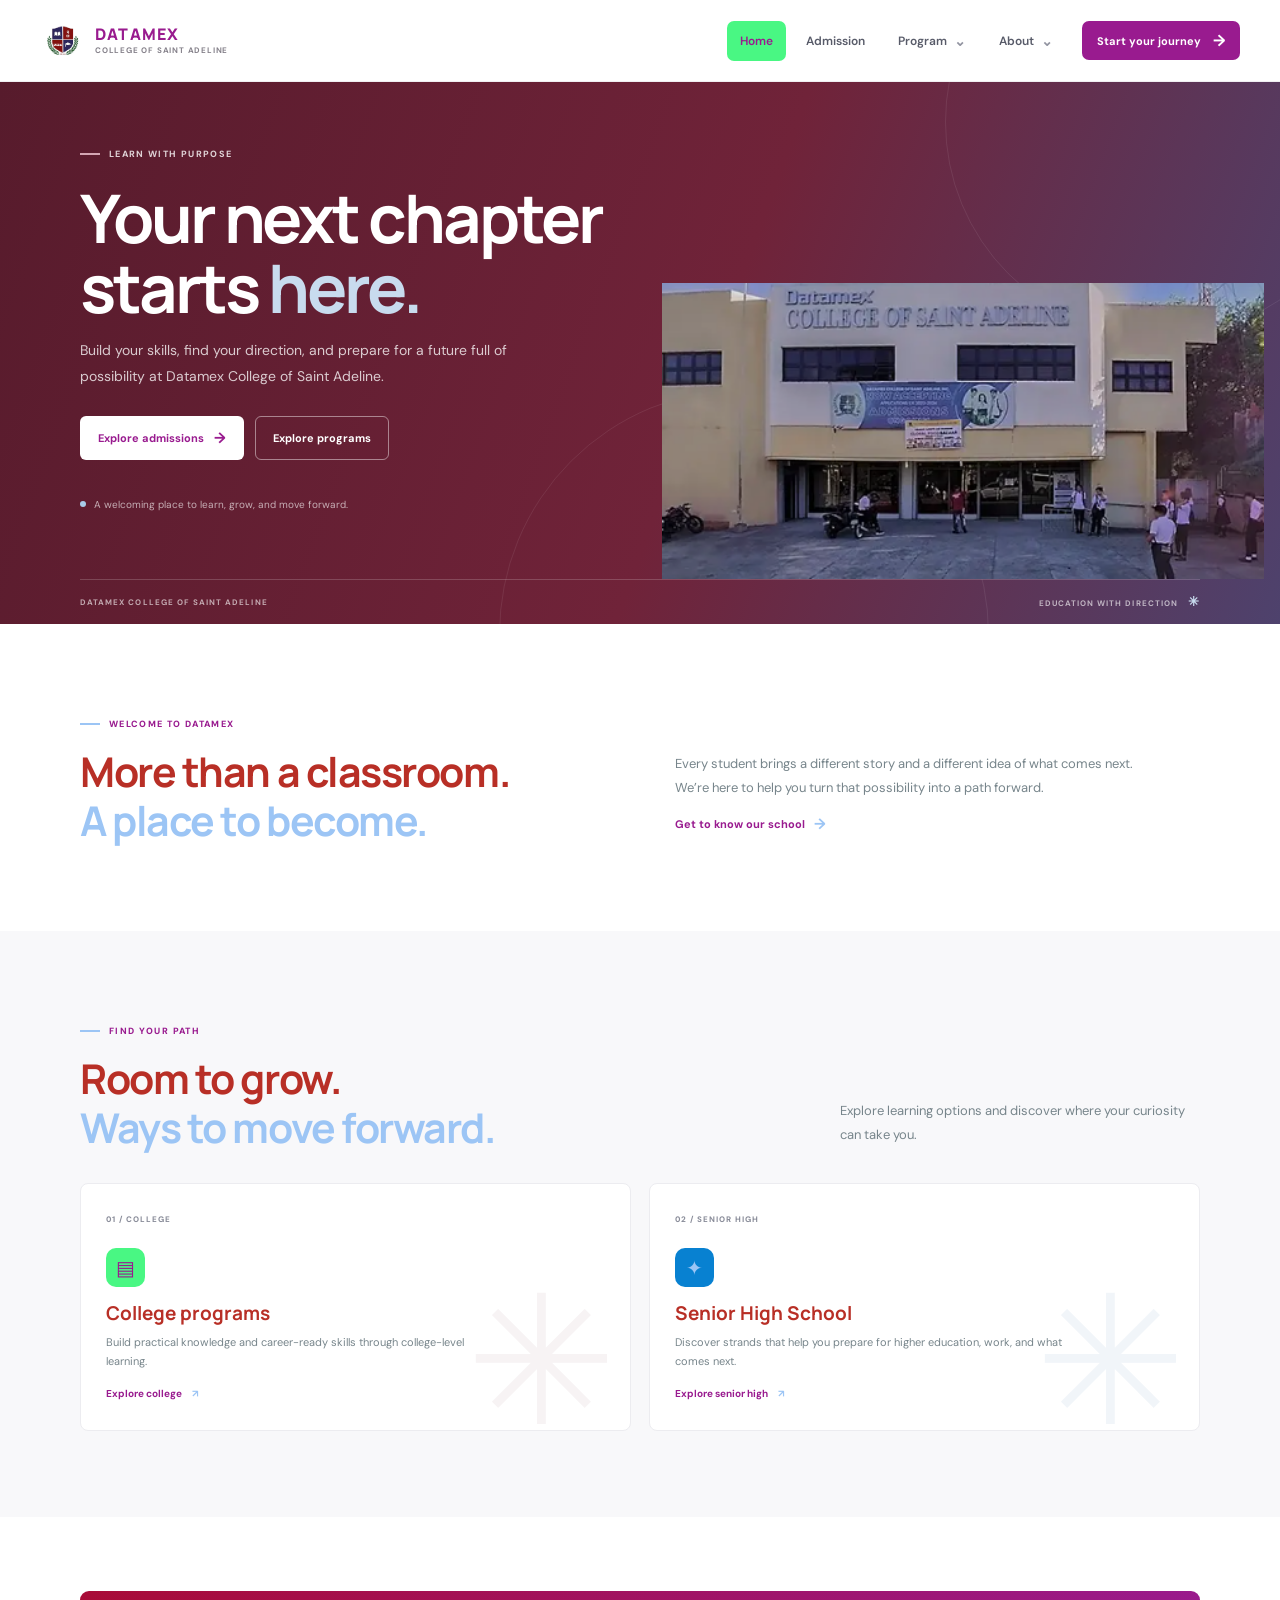
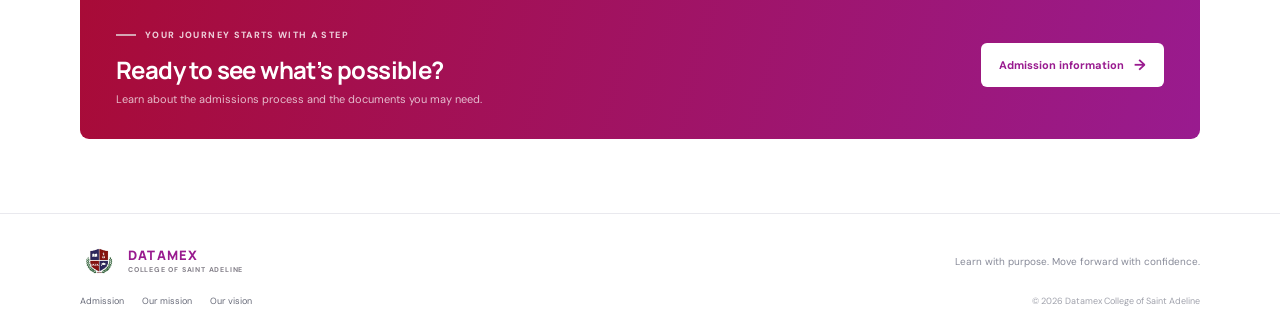
<file: index.html>
<!DOCTYPE html>
<html lang="en">
    
<head>
  <meta charset="UTF-8">
  <meta name="viewport" content="width=device-width, initial-scale=1.0">
  <meta name="theme-color" content="#76243a">
  <meta name="description" content="Discover Datamex College of Saint Adeline, its programs, admissions, and commitment to student success.">
  <title>Home | Datamex College of Saint Adeline</title>
  <link rel="stylesheet" href="assets/css/style.css">
  <script src="assets/js/script.js" defer></script>
</head>

<body data-page="home">
  <a class="skip-link" href="#main">Skip to content</a>
  <header class="site-header">
    <div class="nav-wrap">
      <a class="brand" href="index.html" aria-label="Datamex College of Saint Adeline home">
        <img class="brand-logo" src="/assets/images/datamex-school-logo.png" alt="">
        <span class="brand-copy"><strong>DATAMEX</strong><small>COLLEGE OF SAINT ADELINE</small></span>
      </a>
      <button class="menu-toggle" type="button" aria-expanded="false" aria-controls="primary-navigation" aria-label="Open navigation">
        <span></span><span></span><span></span>
      </button>
      <nav class="primary-navigation" id="primary-navigation" aria-label="Main navigation">
        <a class="nav-item" data-nav="home" href="index.html">Home</a>
        <a class="nav-item" data-nav="admission" href="admission.html">Admission</a>
        <div class="nav-dropdown">
          <button class="nav-item dropdown-toggle" type="button" aria-expanded="false" aria-controls="program-menu">Program <span class="caret">⌄</span></button>
          <div class="dropdown-menu" id="program-menu">
            <a data-nav="college" href="program-college.html">College</a>
            <a data-nav="shs" href="program-shs.html">Senior High School</a>
          </div>
        </div>
        <div class="nav-dropdown">
          <button class="nav-item dropdown-toggle" type="button" aria-expanded="false" aria-controls="about-menu">About <span class="caret">⌄</span></button>
          <div class="dropdown-menu" id="about-menu">
            <a data-nav="mission" href="about-mission.html">Mission</a>
            <a data-nav="vision" href="about-vision.html">Vision</a>
          </div>
        </div>
        <a class="nav-cta" href="admission.html">Start your journey <span>→</span></a>
      </nav>
    </div>
  </header>

  <main id="main">
    <section class="home-hero">
      <div class="hero-shape hero-shape-one"></div>
      <div class="hero-shape hero-shape-two"></div>
      <div class="hero-inner page-width">
        <div class="hero-copy">
          <span class="eyebrow light-eyebrow"><span class="eyebrow-line"></span> LEARN WITH PURPOSE</span>
          <h1>Your next chapter<br>starts <span>here.</span></h1>
          <p>Build your skills, find your direction, and prepare for a future full of possibility at Datamex College of Saint Adeline.</p>
          <div class="hero-actions">
            <a class="button button-light" href="admission.html">Explore admissions <span>→</span></a>
            <a class="button button-outline" href="program-college.html">Explore programs</a>
          </div>
          <div class="hero-footnote"><span class="footnote-dot"></span> A welcoming place to learn, grow, and move forward.</div>
        </div>
        <div class="hero-illustration" aria-hidden="true">
          <img class="hero-campus-illustration" src="/assets/images/Campus Datamex.png" alt="">
        </div>
      </div>
      <div class="hero-bottom page-width">
        <span>DATAMEX COLLEGE OF SAINT ADELINE</span>
        <span>EDUCATION WITH DIRECTION <i>✳</i></span>
      </div>
    </section>

    <section class="intro-section page-width section-space">
      <div class="section-heading">
        <span class="eyebrow"><span class="eyebrow-line"></span> WELCOME TO DATAMEX</span>
        <h2>More than a classroom.<br><span>A place to become.</span></h2>
      </div>
      <div class="intro-copy">
        <p>Every student brings a different story and a different idea of what comes next. We’re here to help you turn that possibility into a path forward.</p>
        <a class="text-link" href="about-mission.html">Get to know our school <span>→</span></a>
      </div>
    </section>

    <section class="pathways-section">
      <div class="page-width section-space">
        <div class="section-topline">
          <div>
            <span class="eyebrow"><span class="eyebrow-line"></span> FIND YOUR PATH</span>
            <h2>Room to grow.<br><span>Ways to move forward.</span></h2>
          </div>
          <p>Explore learning options and discover where your curiosity can take you.</p>
        </div>
        <div class="pathway-grid">
          <a class="pathway-card college-card" href="program-college.html">
            <span class="pathway-index">01 / COLLEGE</span>
            <span class="pathway-icon">▤</span>
            <h3>College programs</h3>
            <p>Build practical knowledge and career-ready skills through college-level learning.</p>
            <span class="pathway-link">Explore college <b>↗</b></span>
            <span class="card-decoration">✳</span>
          </a>
          <a class="pathway-card shs-card" href="program-shs.html">
            <span class="pathway-index">02 / SENIOR HIGH</span>
            <span class="pathway-icon">✦</span>
            <h3>Senior High School</h3>
            <p>Discover strands that help you prepare for higher education, work, and what comes next.</p>
            <span class="pathway-link">Explore senior high <b>↗</b></span>
            <span class="card-decoration">✳</span>
          </a>
        </div>
      </div>
    </section>

    <section class="admission-banner page-width">
      <div><span class="eyebrow light-eyebrow"><span class="eyebrow-line"></span> YOUR JOURNEY STARTS WITH A STEP</span><h2>Ready to see what’s possible?</h2><p>Learn about the admissions process and the documents you may need.</p></div>
      <a class="button button-light" href="admission.html">Admission information <span>→</span></a>
    </section>
  </main>

  <footer class="site-footer">
    <div class="footer-inner page-width">
      <a class="brand footer-brand" href="index.html"><img class="brand-logo" src="/assets/images/datamex-school-logo.png" alt=""><span class="brand-copy"><strong>DATAMEX</strong><small>COLLEGE OF SAINT ADELINE</small></span></a>
      <p>Learn with purpose. Move forward with confidence.</p>
      <div class="footer-links"><a href="admission.html">Admission</a><a href="about-mission.html">Our mission</a><a href="about-vision.html">Our vision</a></div>
      <small class="copyright">© <span data-current-year></span> Datamex College of Saint Adeline</small>
    </div>
  </footer>
</body>
</html>
</file>
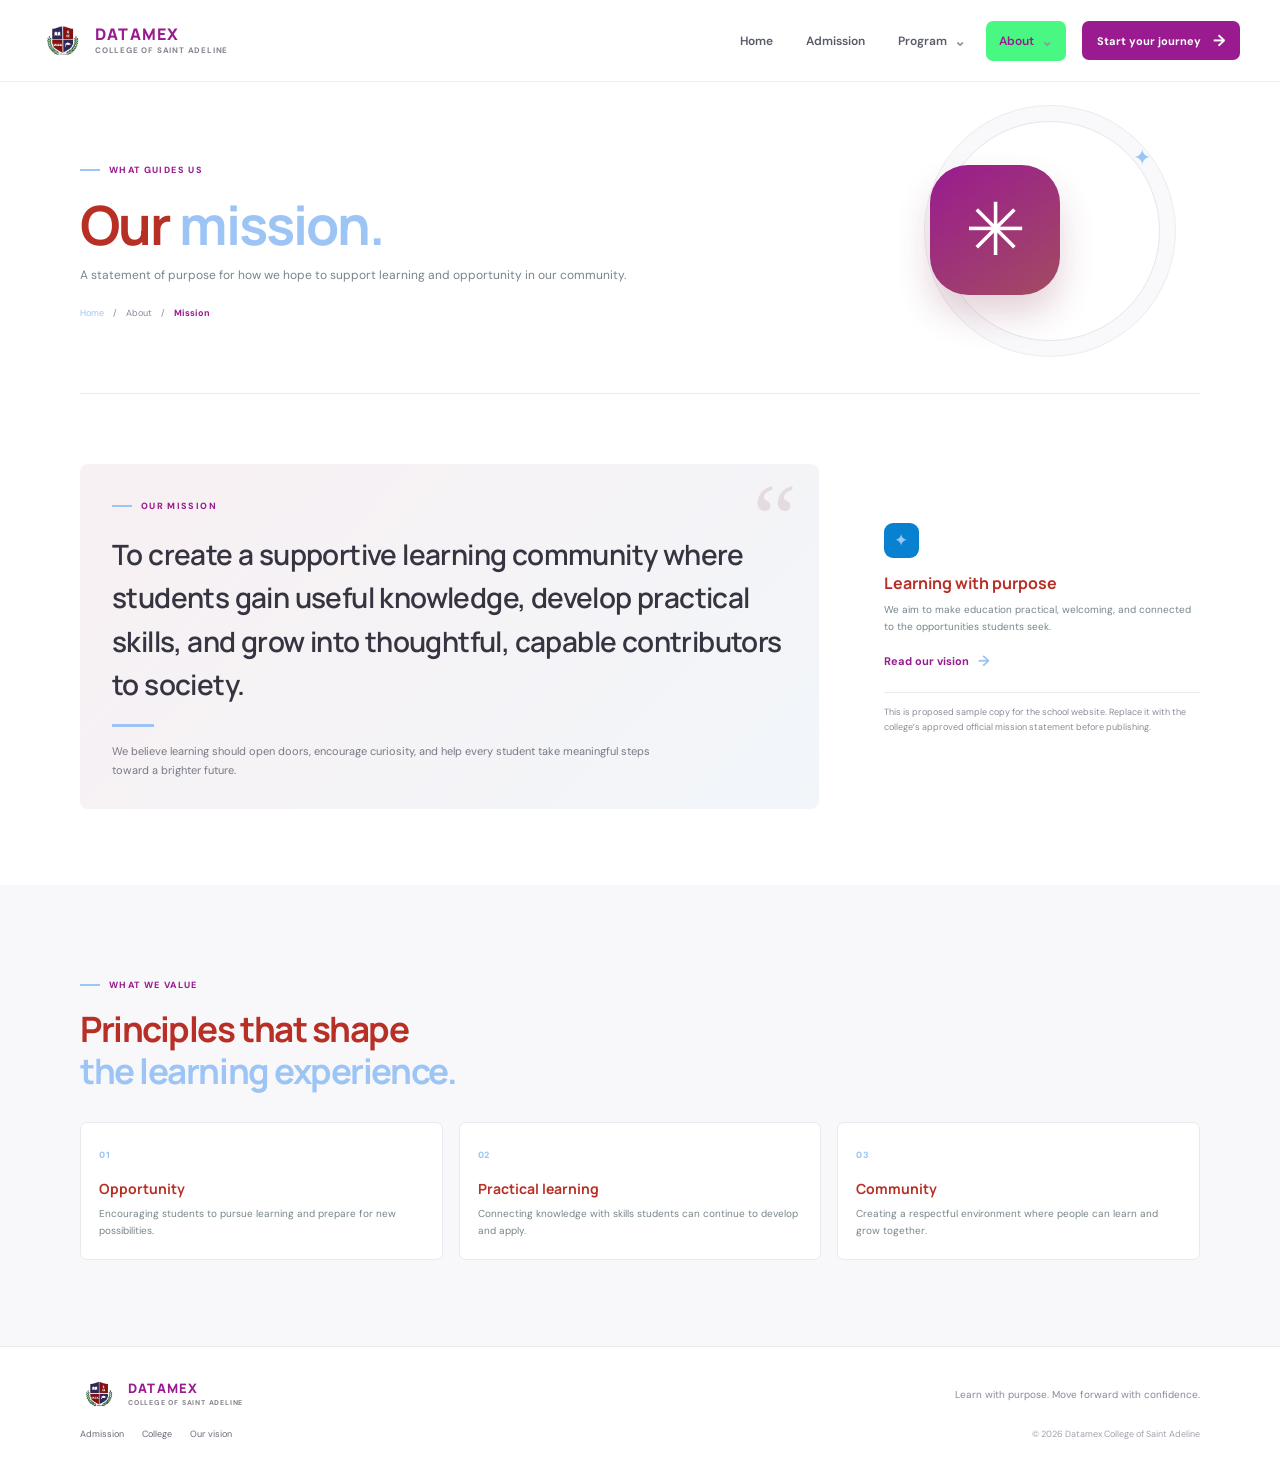
<file: about-mission.html>
<!DOCTYPE html>
<html lang="en">

<head>
  <meta charset="UTF-8">
  <meta name="viewport" content="width=device-width, initial-scale=1.0">
  <meta name="theme-color" content="#76243a">
  <meta name="description" content="Read the mission of Datamex College of Saint Adeline.">
  <title>Our Mission | Datamex College of Saint Adeline</title>
  <link rel="stylesheet" href="assets/css/style.css">
  <script src="assets/js/script.js" defer></script>
</head>

<body data-page="mission">
  <a class="skip-link" href="#main">Skip to content</a>
  <header class="site-header">
    <div class="nav-wrap">
      <a class="brand" href="index.html" aria-label="Datamex College of Saint Adeline home"><img class="brand-logo"
          src="assets/images/datamex-school-logo.png" alt=""><span
          class="brand-copy"><strong>DATAMEX</strong><small>COLLEGE OF SAINT ADELINE</small></span></a>
      <button class="menu-toggle" type="button" aria-expanded="false" aria-controls="primary-navigation"
        aria-label="Open navigation"><span></span><span></span><span></span></button>
      <nav class="primary-navigation" id="primary-navigation" aria-label="Main navigation">
        <a class="nav-item" data-nav="home" href="index.html">Home</a><a class="nav-item" data-nav="admission"
          href="admission.html">Admission</a>
        <div class="nav-dropdown"><button class="nav-item dropdown-toggle" type="button" aria-expanded="false"
            aria-controls="program-menu">Program <span class="caret">⌄</span></button>
          <div class="dropdown-menu" id="program-menu"><a data-nav="college" href="program-college.html">College</a><a
              data-nav="shs" href="program-shs.html">Senior High School</a></div>
        </div>
        <div class="nav-dropdown"><button class="nav-item dropdown-toggle" type="button" aria-expanded="false"
            aria-controls="about-menu">About <span class="caret">⌄</span></button>
          <div class="dropdown-menu" id="about-menu"><a data-nav="mission" href="about-mission.html">Mission</a><a
              data-nav="vision" href="about-vision.html">Vision</a></div>
        </div>
        <a class="nav-cta" href="admission.html">Start your journey <span>→</span></a>
      </nav>
    </div>

  </header>
  <main id="main">
    <section class="page-hero page-width">
      <div class="page-hero-copy"><span class="eyebrow"><span class="eyebrow-line"></span> WHAT GUIDES US</span>
        <h1>Our <span>mission.</span></h1>
        <p>A statement of purpose for how we hope to support learning and opportunity in our community.</p>
        <div class="breadcrumb"><a
            href="index.html">Home</a><span>/</span><span>About</span><span>/</span><strong>Mission</strong></div>
      </div>
      <div class="page-hero-art mission-art" aria-hidden="true">
        <div class="art-ring"></div>
        <div class="mission-symbol">✳</div><i>✦</i>
      </div>
    </section>

    <section class="page-width statement-section">
      <div class="statement-card"><span class="statement-mark">“</span><span class="eyebrow"><span
            class="eyebrow-line"></span> OUR MISSION</span>
        <h2>To create a supportive learning community where students gain useful knowledge, develop practical skills,
          and grow into thoughtful, capable contributors to society.</h2>
        <div class="statement-rule"></div>
        <p>We believe learning should open doors, encourage curiosity, and help every student take meaningful steps
          toward a brighter future.</p>
      </div>
      <div class="statement-aside"><span class="aside-icon">✦</span>
        <h3>Learning with purpose</h3>
        <p>We aim to make education practical, welcoming, and connected to the opportunities students seek.</p><a
          class="text-link" href="about-vision.html">Read our vision <span>→</span></a>
        <p class="editor-note">This is proposed sample copy for the school website. Replace it with the college’s
          approved official mission statement before publishing.</p>
      </div>
    </section>

    <section class="values-section">
      <div class="page-width section-space">
        <div class="content-heading"><span class="eyebrow"><span class="eyebrow-line"></span> WHAT WE VALUE</span>
          <h2>Principles that shape<br><span>the learning experience.</span></h2>
        </div>
        <div class="values-grid">
          <article><span>01</span>
            <h3>Opportunity</h3>
            <p>Encouraging students to pursue learning and prepare for new possibilities.</p>
          </article>
          <article><span>02</span>
            <h3>Practical learning</h3>
            <p>Connecting knowledge with skills students can continue to develop and apply.</p>
          </article>
          <article><span>03</span>
            <h3>Community</h3>
            <p>Creating a respectful environment where people can learn and grow together.</p>
          </article>
        </div>
      </div>
    </section>
  </main>
  
  <footer class="site-footer">
    <div class="footer-inner page-width"><a class="brand footer-brand" href="index.html"><img class="brand-logo"
          src="assets/images/datamex-school-logo.png" alt=""><span
          class="brand-copy"><strong>DATAMEX</strong><small>COLLEGE OF SAINT ADELINE</small></span></a>
      <p>Learn with purpose. Move forward with confidence.</p>
      <div class="footer-links"><a href="admission.html">Admission</a><a href="program-college.html">College</a><a
          href="about-vision.html">Our vision</a></div><small class="copyright">© <span data-current-year></span>
        Datamex College of Saint Adeline</small>
    </div>
  </footer>
</body>

</html>
</file>
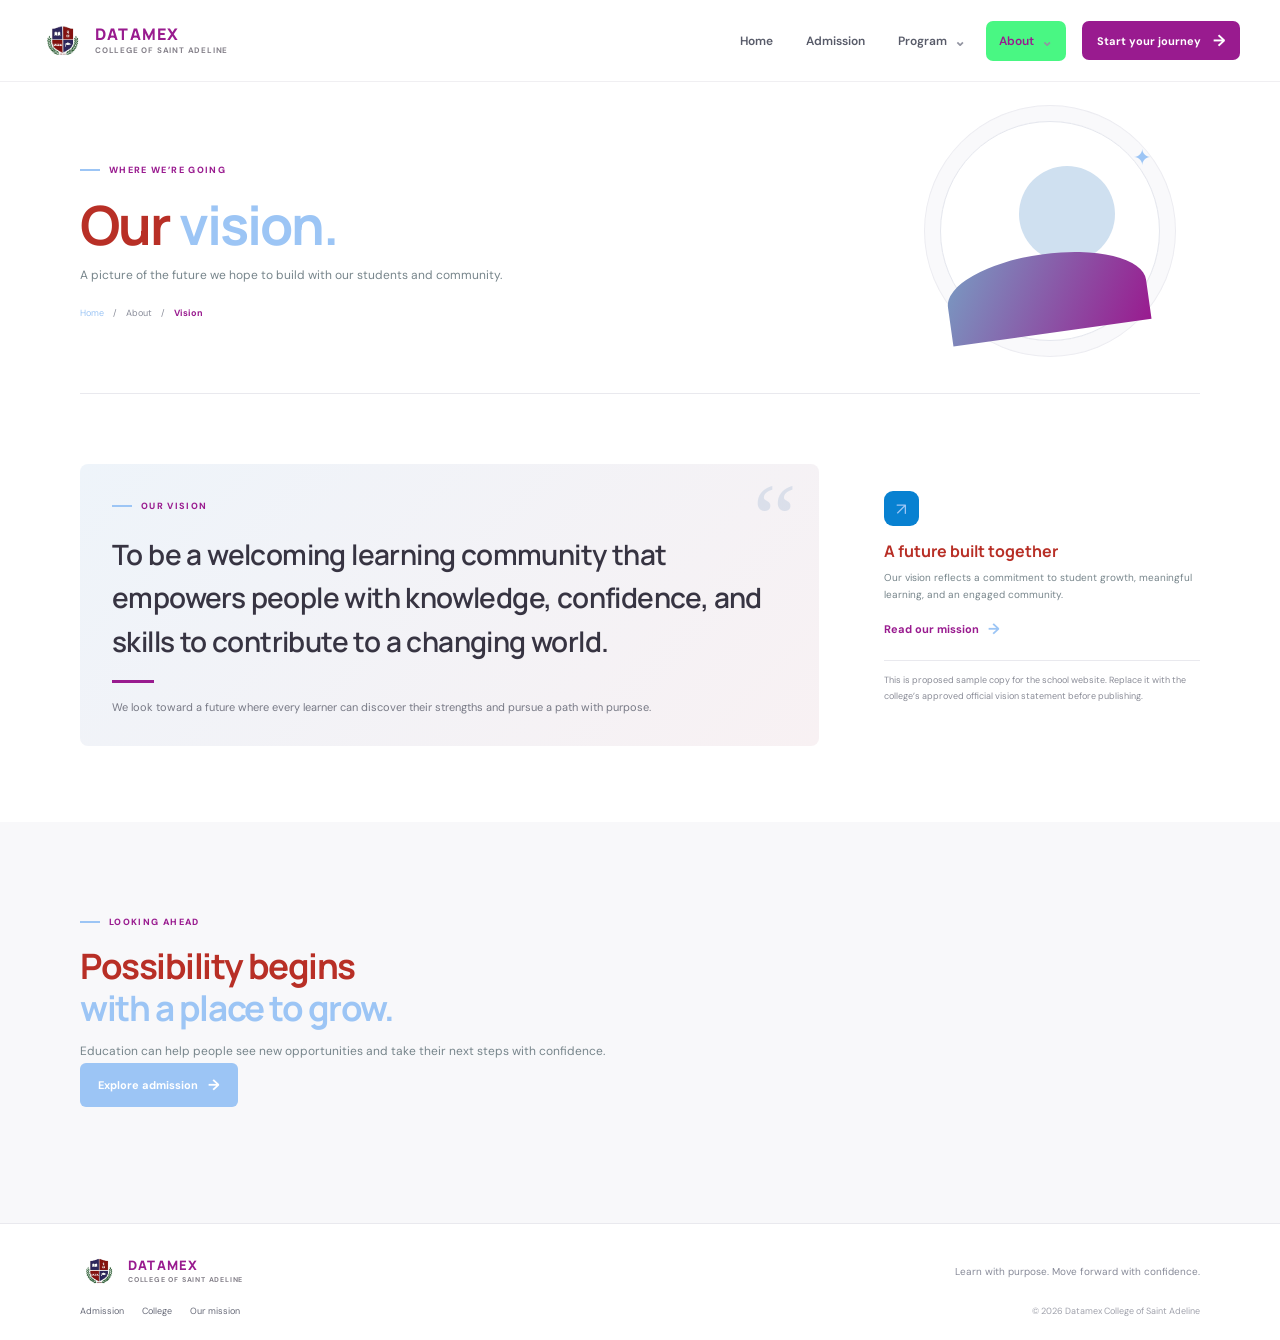
<file: about-vision.html>
<!DOCTYPE html>
<html lang="en">
<head>
  <meta charset="UTF-8">
  <meta name="viewport" content="width=device-width, initial-scale=1.0">
  <meta name="theme-color" content="#76243a">
  <meta name="description" content="Read the vision of Datamex College of Saint Adeline.">
  <title>Our Vision | Datamex College of Saint Adeline</title>
  <link rel="stylesheet" href="assets/css/style.css">
  <script src="assets/js/script.js" defer></script>
</head>

<body data-page="vision">
  <a class="skip-link" href="#main">Skip to content</a>
  <header class="site-header">
    <div class="nav-wrap">
      <a class="brand" href="index.html" aria-label="Datamex College of Saint Adeline home"><img class="brand-logo" src="assets/images/datamex-school-logo.png" alt=""><span class="brand-copy"><strong>DATAMEX</strong><small>COLLEGE OF SAINT ADELINE</small></span></a>
      <button class="menu-toggle" type="button" aria-expanded="false" aria-controls="primary-navigation" aria-label="Open navigation"><span></span><span></span><span></span></button>
      <nav class="primary-navigation" id="primary-navigation" aria-label="Main navigation">
        <a class="nav-item" data-nav="home" href="index.html">Home</a><a class="nav-item" data-nav="admission" href="admission.html">Admission</a>
        <div class="nav-dropdown"><button class="nav-item dropdown-toggle" type="button" aria-expanded="false" aria-controls="program-menu">Program <span class="caret">⌄</span></button><div class="dropdown-menu" id="program-menu"><a data-nav="college" href="program-college.html">College</a><a data-nav="shs" href="program-shs.html">Senior High School</a></div></div>
        <div class="nav-dropdown"><button class="nav-item dropdown-toggle" type="button" aria-expanded="false" aria-controls="about-menu">About <span class="caret">⌄</span></button><div class="dropdown-menu" id="about-menu"><a data-nav="mission" href="about-mission.html">Mission</a><a data-nav="vision" href="about-vision.html">Vision</a></div></div>
        <a class="nav-cta" href="admission.html">Start your journey <span>→</span></a>
      </nav>
    </div>
  </header>

  <main id="main">
    <section class="page-hero page-width">
      <div class="page-hero-copy"><span class="eyebrow"><span class="eyebrow-line"></span> WHERE WE’RE GOING</span><h1>Our <span>vision.</span></h1><p>A picture of the future we hope to build with our students and community.</p><div class="breadcrumb"><a href="index.html">Home</a><span>/</span><span>About</span><span>/</span><strong>Vision</strong></div></div>
      <div class="page-hero-art vision-art" aria-hidden="true"><div class="art-ring"></div><div class="vision-sun"></div><div class="vision-hill"></div><i>✦</i></div>
    </section>
    
    <section class="page-width statement-section">
      <div class="statement-card vision-statement"><span class="statement-mark">“</span><span class="eyebrow"><span class="eyebrow-line"></span> OUR VISION</span><h2>To be a welcoming learning community that empowers people with knowledge, confidence, and skills to contribute to a changing world.</h2><div class="statement-rule"></div><p>We look toward a future where every learner can discover their strengths and pursue a path with purpose.</p></div>
      <div class="statement-aside"><span class="aside-icon">↗</span><h3>A future built together</h3><p>Our vision reflects a commitment to student growth, meaningful learning, and an engaged community.</p><a class="text-link" href="about-mission.html">Read our mission <span>→</span></a><p class="editor-note">This is proposed sample copy for the school website. Replace it with the college’s approved official vision statement before publishing.</p></div>
    </section>
    <section class="values-section"><div class="page-width section-space"><div class="content-heading"><span class="eyebrow"><span class="eyebrow-line"></span> LOOKING AHEAD</span><h2>Possibility begins<br><span>with a place to grow.</span></h2><p>Education can help people see new opportunities and take their next steps with confidence.</p><a class="button button-primary" href="admission.html">Explore admission <span>→</span></a></div></div></section>
  </main>

  <footer class="site-footer"><div class="footer-inner page-width"><a class="brand footer-brand" href="index.html"><img class="brand-logo" src="/assets/images/datamex-school-logo.png" alt=""><span class="brand-copy"><strong>DATAMEX</strong><small>COLLEGE OF SAINT ADELINE</small></span></a><p>Learn with purpose. Move forward with confidence.</p><div class="footer-links"><a href="admission.html">Admission</a><a href="program-college.html">College</a><a href="about-mission.html">Our mission</a></div><small class="copyright">© <span data-current-year></span> Datamex College of Saint Adeline</small></div></footer>
</body>
</html>
</file>
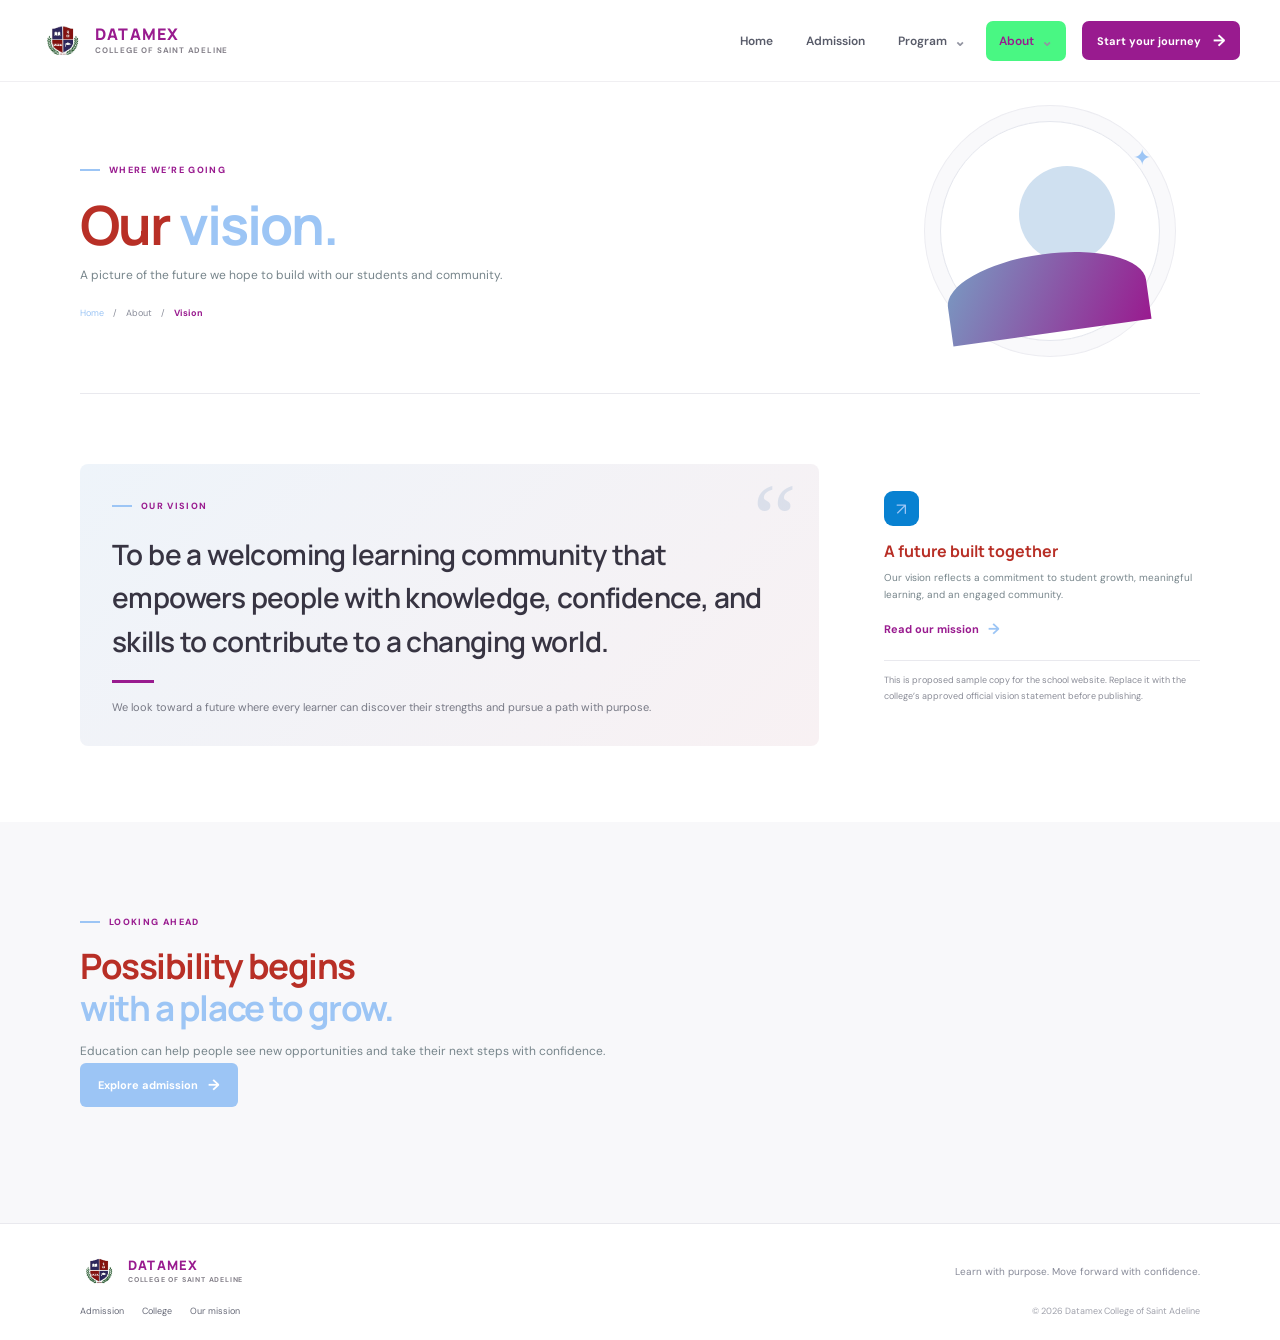
<file: admission.html>
<!DOCTYPE html>
<html lang="en">
<head>
  <meta charset="UTF-8">
  <meta name="viewport" content="width=device-width, initial-scale=1.0">
  <meta name="theme-color" content="#76243a">
  <meta name="description" content="Read the vision of Datamex College of Saint Adeline.">
  <title>Our Vision | Datamex College of Saint Adeline</title>
  <link rel="stylesheet" href="assets/css/style.css">
  <script src="assets/js/script.js" defer></script>
</head>

<body data-page="vision">
  <a class="skip-link" href="#main">Skip to content</a>
  <header class="site-header">
    <div class="nav-wrap">
      <a class="brand" href="index.html" aria-label="Datamex College of Saint Adeline home"><img class="brand-logo" src="assets/images/datamex-school-logo.png" alt=""><span class="brand-copy"><strong>DATAMEX</strong><small>COLLEGE OF SAINT ADELINE</small></span></a>
      <button class="menu-toggle" type="button" aria-expanded="false" aria-controls="primary-navigation" aria-label="Open navigation"><span></span><span></span><span></span></button>
      <nav class="primary-navigation" id="primary-navigation" aria-label="Main navigation">
        <a class="nav-item" data-nav="home" href="index.html">Home</a><a class="nav-item" data-nav="admission" href="admission.html">Admission</a>
        <div class="nav-dropdown"><button class="nav-item dropdown-toggle" type="button" aria-expanded="false" aria-controls="program-menu">Program <span class="caret">⌄</span></button><div class="dropdown-menu" id="program-menu"><a data-nav="college" href="program-college.html">College</a><a data-nav="shs" href="program-shs.html">Senior High School</a></div></div>
        <div class="nav-dropdown"><button class="nav-item dropdown-toggle" type="button" aria-expanded="false" aria-controls="about-menu">About <span class="caret">⌄</span></button><div class="dropdown-menu" id="about-menu"><a data-nav="mission" href="about-mission.html">Mission</a><a data-nav="vision" href="about-vision.html">Vision</a></div></div>
        <a class="nav-cta" href="admission.html">Start your journey <span>→</span></a>
      </nav>
    </div>
  </header>

  <main id="main">
    <section class="page-hero page-width">
      <div class="page-hero-copy"><span class="eyebrow"><span class="eyebrow-line"></span> WHERE WE’RE GOING</span><h1>Our <span>vision.</span></h1><p>A picture of the future we hope to build with our students and community.</p><div class="breadcrumb"><a href="index.html">Home</a><span>/</span><span>About</span><span>/</span><strong>Vision</strong></div></div>
      <div class="page-hero-art vision-art" aria-hidden="true"><div class="art-ring"></div><div class="vision-sun"></div><div class="vision-hill"></div><i>✦</i></div>
    </section>
    <section class="page-width statement-section">
      <div class="statement-card vision-statement"><span class="statement-mark">“</span><span class="eyebrow"><span class="eyebrow-line"></span> OUR VISION</span><h2>To be a welcoming learning community that empowers people with knowledge, confidence, and skills to contribute to a changing world.</h2><div class="statement-rule"></div><p>We look toward a future where every learner can discover their strengths and pursue a path with purpose.</p></div>
      <div class="statement-aside"><span class="aside-icon">↗</span><h3>A future built together</h3><p>Our vision reflects a commitment to student growth, meaningful learning, and an engaged community.</p><a class="text-link" href="about-mission.html">Read our mission <span>→</span></a><p class="editor-note">This is proposed sample copy for the school website. Replace it with the college’s approved official vision statement before publishing.</p></div>
    </section>
    <section class="values-section"><div class="page-width section-space"><div class="content-heading"><span class="eyebrow"><span class="eyebrow-line"></span> LOOKING AHEAD</span><h2>Possibility begins<br><span>with a place to grow.</span></h2><p>Education can help people see new opportunities and take their next steps with confidence.</p><a class="button button-primary" href="admission.html">Explore admission <span>→</span></a></div></div></section>
  </main>
  
  <footer class="site-footer"><div class="footer-inner page-width"><a class="brand footer-brand" href="index.html"><img class="brand-logo" src="/assets/images/datamex-school-logo.png" alt=""><span class="brand-copy"><strong>DATAMEX</strong><small>COLLEGE OF SAINT ADELINE</small></span></a><p>Learn with purpose. Move forward with confidence.</p><div class="footer-links"><a href="admission.html">Admission</a><a href="program-college.html">College</a><a href="about-mission.html">Our mission</a></div><small class="copyright">© <span data-current-year></span> Datamex College of Saint Adeline</small></div></footer>
</body>
</html>
</file>
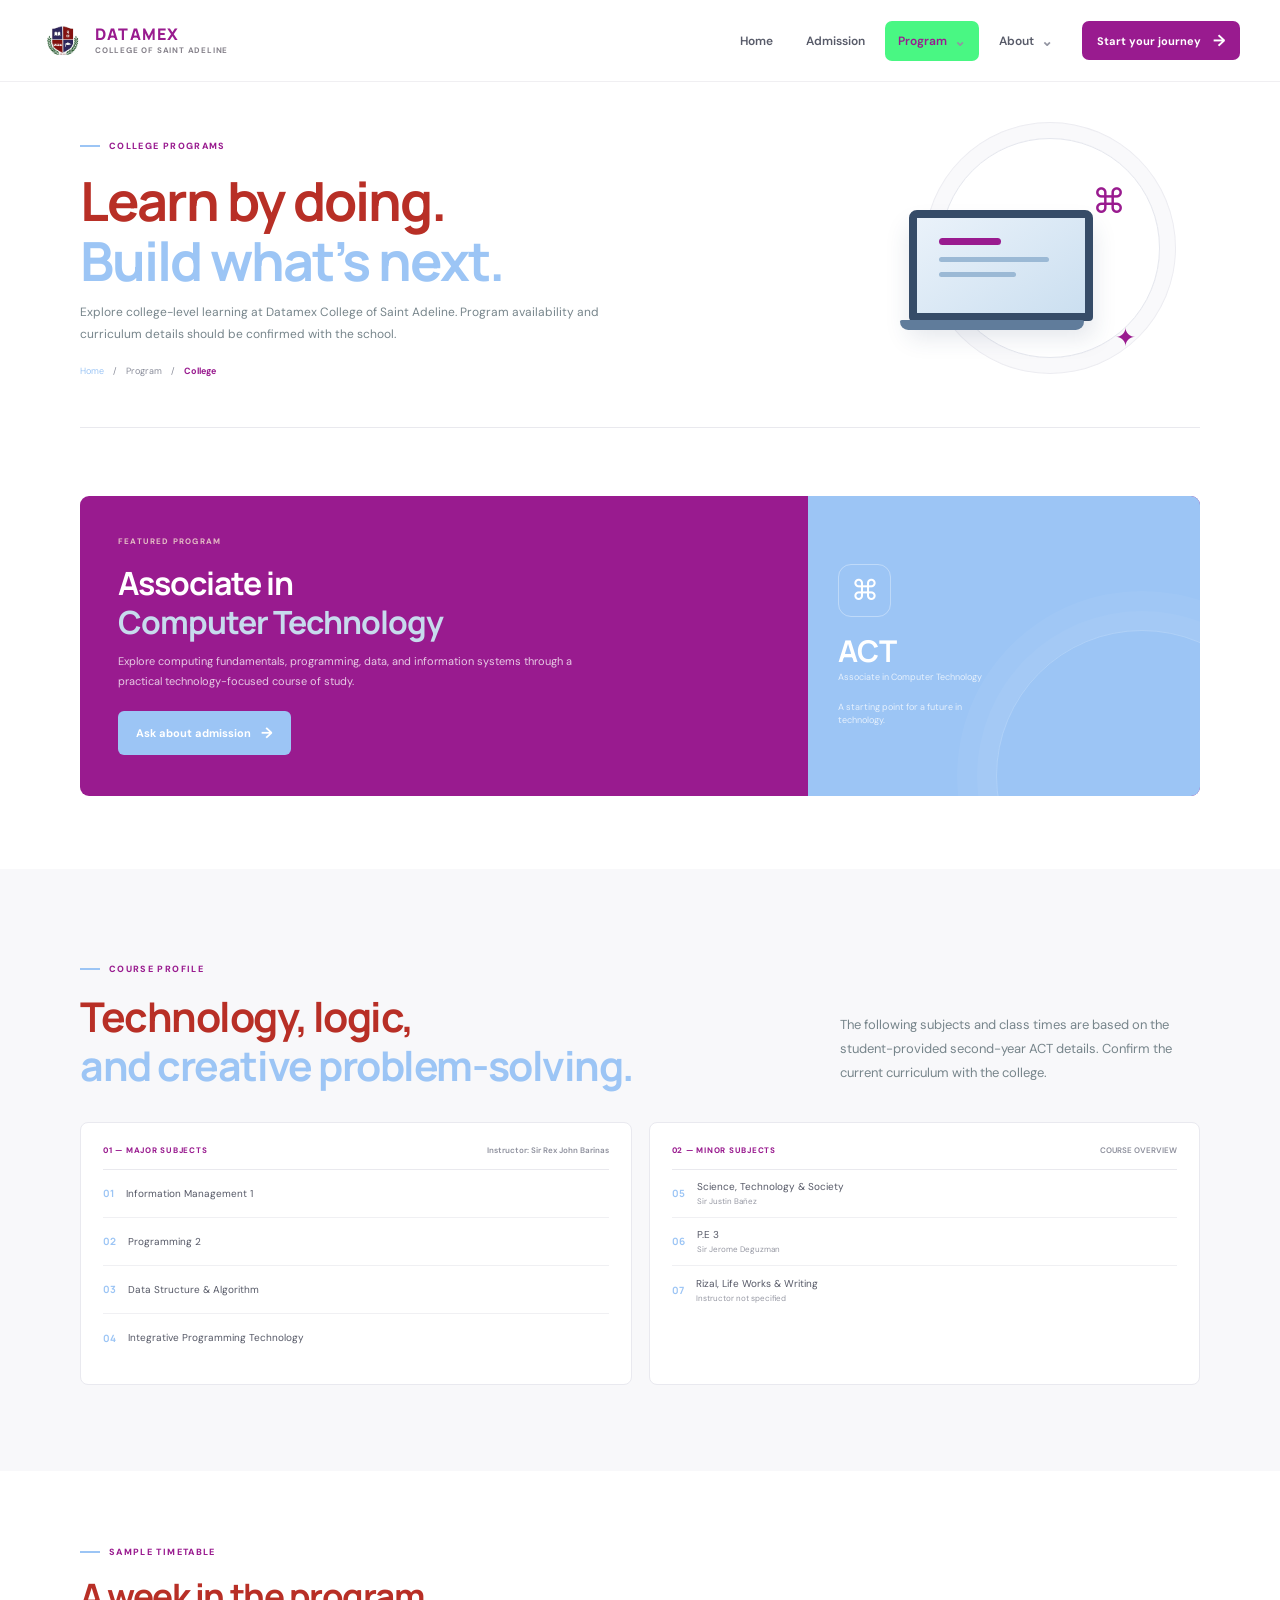
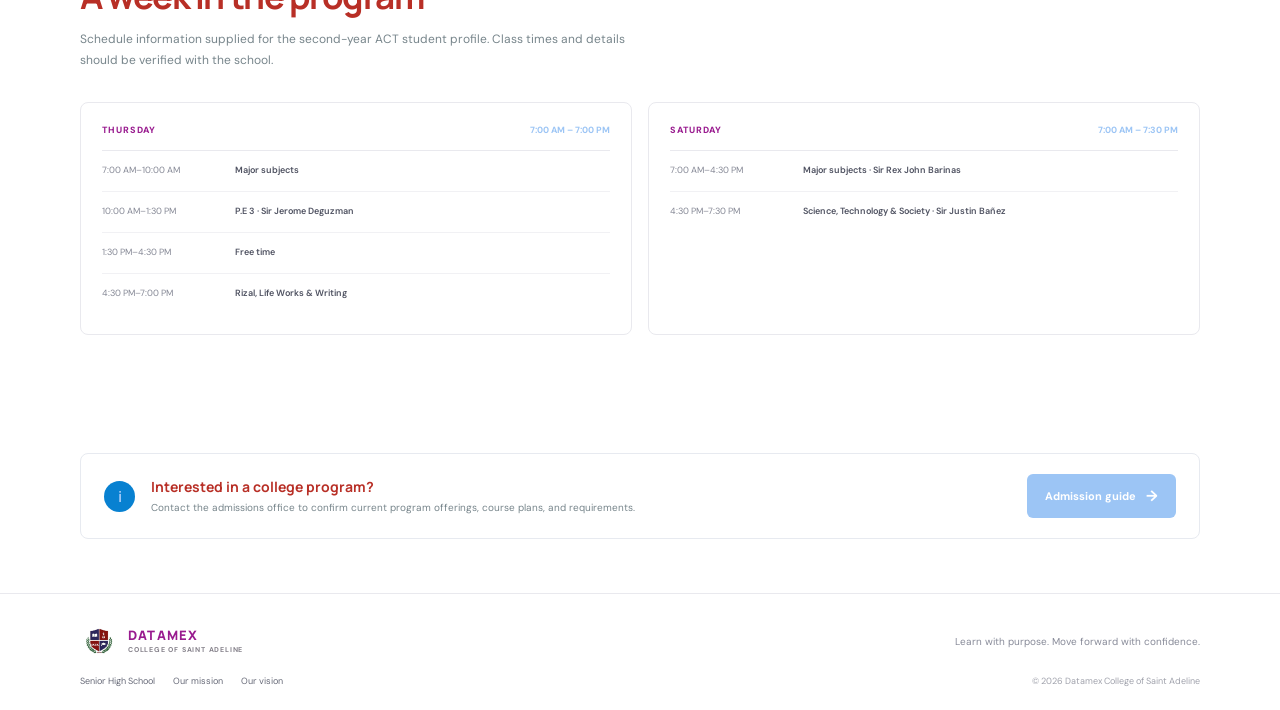
<file: program-college.html>
<!DOCTYPE html>
<html lang="en">

<head>
  <meta charset="UTF-8">
  <meta name="viewport" content="width=device-width, initial-scale=1.0">
  <meta name="theme-color" content="#76243a">
  <meta name="description"
    content="Explore the Associate in Computer Technology program at Datamex College of Saint Adeline.">
  <title>College Program | Datamex College of Saint Adeline</title>
  <link rel="stylesheet" href="assets/css/style.css">
  <script src="assets/js/script.js" defer></script>
</head>

<body data-page="college">
  <a class="skip-link" href="#main">Skip to content</a>
  <header class="site-header">
    <div class="nav-wrap">
      <a class="brand" href="index.html" aria-label="Datamex College of Saint Adeline home"><img class="brand-logo"
          src="/assets/images/datamex-school-logo.png" alt=""><span
          class="brand-copy"><strong>DATAMEX</strong><small>COLLEGE OF SAINT ADELINE</small></span></a>
      <button class="menu-toggle" type="button" aria-expanded="false" aria-controls="primary-navigation"
        aria-label="Open navigation"><span></span><span></span><span></span></button>
      <nav class="primary-navigation" id="primary-navigation" aria-label="Main navigation">
        <a class="nav-item" data-nav="home" href="index.html">Home</a><a class="nav-item" data-nav="admission"
          href="admission.html">Admission</a>
        <div class="nav-dropdown"><button class="nav-item dropdown-toggle" type="button" aria-expanded="false"
            aria-controls="program-menu">Program <span class="caret">⌄</span></button>
          <div class="dropdown-menu" id="program-menu"><a data-nav="college" href="program-college.html">College</a><a
              data-nav="shs" href="program-shs.html">Senior High School</a></div>
        </div>
        <div class="nav-dropdown"><button class="nav-item dropdown-toggle" type="button" aria-expanded="false"
            aria-controls="about-menu">About <span class="caret">⌄</span></button>
          <div class="dropdown-menu" id="about-menu"><a data-nav="mission" href="about-mission.html">Mission</a><a
              data-nav="vision" href="about-vision.html">Vision</a></div>
        </div>
        <a class="nav-cta" href="admission.html">Start your journey <span>→</span></a>
      </nav>
    </div>
  </header>

  <main id="main">
    <section class="page-hero page-width">
      <div class="page-hero-copy"><span class="eyebrow"><span class="eyebrow-line"></span> COLLEGE PROGRAMS</span>
        <h1>Learn by doing.<br><span>Build what’s next.</span></h1>
        <p>Explore college-level learning at Datamex College of Saint Adeline. Program availability and curriculum
          details should be confirmed with the school.</p>
        <div class="breadcrumb"><a
            href="index.html">Home</a><span>/</span><span>Program</span><span>/</span><strong>College</strong></div>
      </div>
      <div class="page-hero-art college-art" aria-hidden="true">
        <div class="art-ring"></div>
        <div class="art-laptop"><span></span><b></b></div><i>⌘</i><em>✦</em>
      </div>
    </section>

    <section class="page-width content-section">
      <div class="program-feature">
        <div class="program-feature-copy"><span class="program-label">FEATURED PROGRAM</span>
          <h2>Associate in<br><span>Computer Technology</span></h2>
          <p>Explore computing fundamentals, programming, data, and information systems through a practical
            technology-focused course of study.</p><a class="button button-primary" href="admission.html">Ask about
            admission <span>→</span></a>
        </div>
        <div class="program-feature-side"><span class="side-symbol">⌘</span><strong>ACT</strong><small>Associate in
            Computer Technology</small><span class="side-note">A starting point for a future in technology.</span></div>
      </div>
    </section>

    <section class="curriculum-section">
      <div class="page-width section-space">
        <div class="section-topline">
          <div><span class="eyebrow"><span class="eyebrow-line"></span> COURSE PROFILE</span>
            <h2>Technology, logic,<br><span>and creative problem-solving.</span></h2>
          </div>
          <p>The following subjects and class times are based on the student-provided second-year ACT details. Confirm
            the current curriculum with the college.</p>
        </div>
        <div class="course-layout">
          <div class="course-card">
            <div class="course-card-heading"><span>01 — MAJOR SUBJECTS</span><span>Instructor: Sir Rex John
                Barinas</span></div>
            <ul class="course-list">
              <li><span>01</span>Information Management 1</li>
              <li><span>02</span>Programming 2</li>
              <li><span>03</span>Data Structure &amp; Algorithm</li>
              <li><span>04</span>Integrative Programming Technology</li>
            </ul>
          </div>
          <div class="course-card minor-card">
            <div class="course-card-heading"><span>02 — MINOR SUBJECTS</span><span>COURSE OVERVIEW</span></div>
            <ul class="course-list">
              <li><span>05</span>
                <div>Science, Technology &amp; Society<small>Sir Justin Bañez</small></div>
              </li>
              <li><span>06</span>
                <div>P.E 3<small>Sir Jerome Deguzman</small></div>
              </li>
              <li><span>07</span>
                <div>Rizal, Life Works &amp; Writing<small>Instructor not specified</small></div>
              </li>
            </ul>
          </div>
        </div>
      </div>
    </section>

    <section class="page-width content-section schedule-section">
      <div class="content-heading"><span class="eyebrow"><span class="eyebrow-line"></span> SAMPLE TIMETABLE</span>
        <h2>A week in the program</h2>
        <p>Schedule information supplied for the second-year ACT student profile. Class times and details should be
          verified with the school.</p>
      </div>
      <div class="timetable-grid">
        <article class="timetable-card">
          <div class="timetable-heading"><span>THURSDAY</span><strong>7:00 AM – 7:00 PM</strong></div>
          <ol>
            <li><time>7:00 AM–10:00 AM</time><span>Major subjects</span></li>
            <li><time>10:00 AM–1:30 PM</time><span>P.E 3 · Sir Jerome Deguzman</span></li>
            <li><time>1:30 PM–4:30 PM</time><span>Free time</span></li>
            <li><time>4:30 PM–7:00 PM</time><span>Rizal, Life Works &amp; Writing</span></li>
          </ol>
        </article>
        <article class="timetable-card saturday-card">
          <div class="timetable-heading"><span>SATURDAY</span><strong>7:00 AM – 7:30 PM</strong></div>
          <ol>
            <li><time>7:00 AM–4:30 PM</time><span>Major subjects · Sir Rex John Barinas</span></li>
            <li><time>4:30 PM–7:30 PM</time><span>Science, Technology &amp; Society · Sir Justin Bañez</span></li>
          </ol>
        </article>
      </div>
    </section>

    <section class="page-width info-callout"><span class="callout-icon">i</span>
      <div>
        <h2>Interested in a college program?</h2>
        <p>Contact the admissions office to confirm current program offerings, course plans, and requirements.</p>
      </div><a class="button button-primary" href="admission.html">Admission guide <span>→</span></a>
    </section>
  </main>
  
  <footer class="site-footer">
    <div class="footer-inner page-width"><a class="brand footer-brand" href="index.html"><img class="brand-logo"
          src="/assets/images/datamex-school-logo.png" alt=""><span
          class="brand-copy"><strong>DATAMEX</strong><small>COLLEGE OF SAINT ADELINE</small></span></a>
      <p>Learn with purpose. Move forward with confidence.</p>
      <div class="footer-links"><a href="program-shs.html">Senior High School</a><a href="about-mission.html">Our
          mission</a><a href="about-vision.html">Our vision</a></div><small class="copyright">© <span
          data-current-year></span> Datamex College of Saint Adeline</small>
    </div>
  </footer>
</body>

</html>
</file>
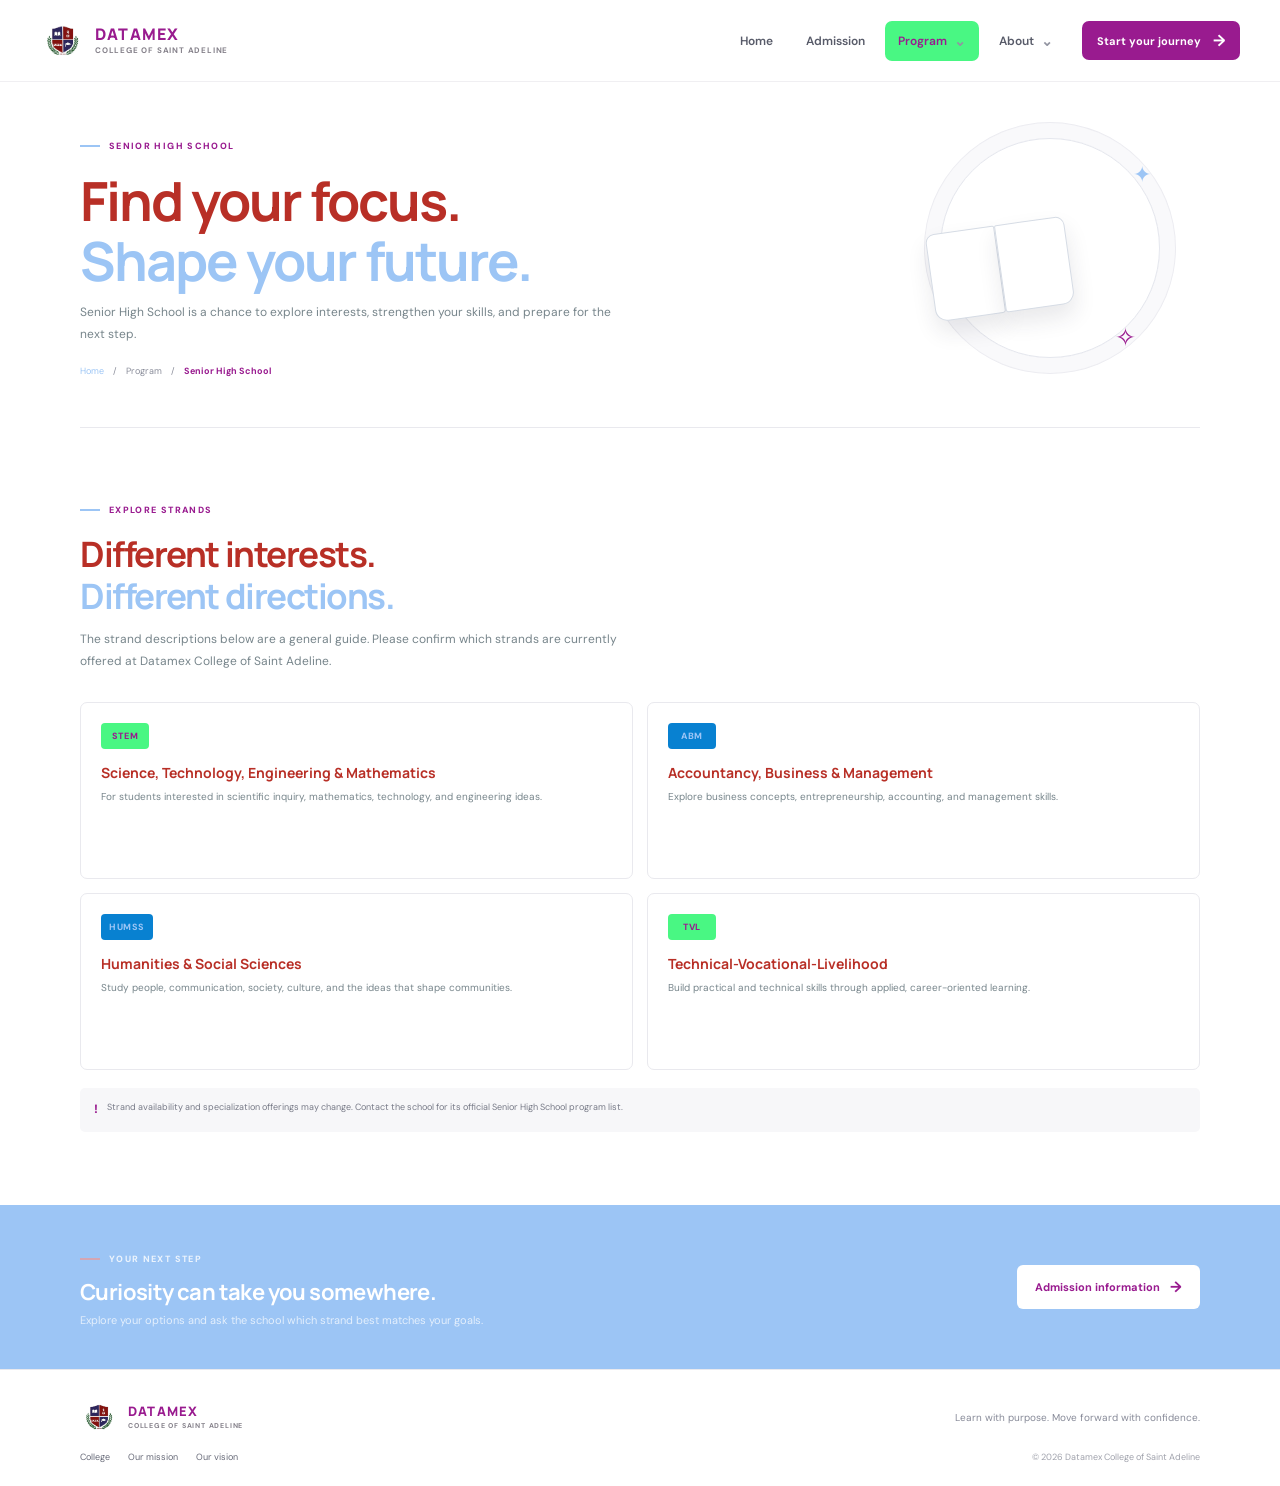
<file: program-shs.html>
<!DOCTYPE html>
<html lang="en">

<head>
  <meta charset="UTF-8">
  <meta name="viewport" content="width=device-width, initial-scale=1.0">
  <meta name="theme-color" content="#76243a">
  <meta name="description"
    content="Learn about Senior High School pathways and strands at Datamex College of Saint Adeline.">
  <title>Senior High School | Datamex College of Saint Adeline</title>
  <link rel="stylesheet" href="assets/css/style.css">
  <script src="assets/js/script.js" defer></script>
</head>

<body data-page="shs">
  <a class="skip-link" href="#main">Skip to content</a>
  <header class="site-header">
    <div class="nav-wrap">
      <a class="brand" href="index.html" aria-label="Datamex College of Saint Adeline home"><img class="brand-logo"
          src="assets/images/datamex-school-logo.png" alt=""><span
          class="brand-copy"><strong>DATAMEX</strong><small>COLLEGE OF SAINT ADELINE</small></span></a>
      <button class="menu-toggle" type="button" aria-expanded="false" aria-controls="primary-navigation"
        aria-label="Open navigation"><span></span><span></span><span></span></button>
      <nav class="primary-navigation" id="primary-navigation" aria-label="Main navigation">
        <a class="nav-item" data-nav="home" href="index.html">Home</a><a class="nav-item" data-nav="admission"
          href="admission.html">Admission</a>
        <div class="nav-dropdown"><button class="nav-item dropdown-toggle" type="button" aria-expanded="false"
            aria-controls="program-menu">Program <span class="caret">⌄</span></button>
          <div class="dropdown-menu" id="program-menu"><a data-nav="college" href="program-college.html">College</a><a
              data-nav="shs" href="program-shs.html">Senior High School</a></div>
        </div>
        <div class="nav-dropdown"><button class="nav-item dropdown-toggle" type="button" aria-expanded="false"
            aria-controls="about-menu">About <span class="caret">⌄</span></button>
          <div class="dropdown-menu" id="about-menu"><a data-nav="mission" href="about-mission.html">Mission</a><a
              data-nav="vision" href="about-vision.html">Vision</a></div>
        </div>
        <a class="nav-cta" href="admission.html">Start your journey <span>→</span></a>
      </nav>
    </div>
  </header>

  <main id="main">
    <section class="page-hero page-width">
      <div class="page-hero-copy"><span class="eyebrow"><span class="eyebrow-line"></span> SENIOR HIGH SCHOOL</span>
        <h1>Find your focus.<br><span>Shape your future.</span></h1>
        <p>Senior High School is a chance to explore interests, strengthen your skills, and prepare for the next step.
        </p>
        <div class="breadcrumb"><a
            href="index.html">Home</a><span>/</span><span>Program</span><span>/</span><strong>Senior High
            School</strong></div>
      </div>
      <div class="page-hero-art shs-art" aria-hidden="true">
        <div class="art-ring"></div>
        <div class="art-book"><span></span><span></span></div><i>✦</i><em>✧</em>
      </div>
    </section>
    
    <section class="page-width content-section">
      <div class="content-heading"><span class="eyebrow"><span class="eyebrow-line"></span> EXPLORE STRANDS</span>
        <h2>Different interests.<br><span>Different directions.</span></h2>
        <p>The strand descriptions below are a general guide. Please confirm which strands are currently offered at
          Datamex College of Saint Adeline.</p>
      </div>
      <div class="strand-grid">
        <article class="strand-card"><span class="strand-code">STEM</span>
          <h3>Science, Technology, Engineering &amp; Mathematics</h3>
          <p>For students interested in scientific inquiry, mathematics, technology, and engineering ideas.</p>
        </article>
        <article class="strand-card"><span class="strand-code blue-code">ABM</span>
          <h3>Accountancy, Business &amp; Management</h3>
          <p>Explore business concepts, entrepreneurship, accounting, and management skills.</p>
        </article>
        <article class="strand-card"><span class="strand-code blue-code">HUMSS</span>
          <h3>Humanities &amp; Social Sciences</h3>
          <p>Study people, communication, society, culture, and the ideas that shape communities.</p>
        </article>
        <article class="strand-card"><span class="strand-code">TVL</span>
          <h3>Technical-Vocational-Livelihood</h3>
          <p>Build practical and technical skills through applied, career-oriented learning.</p>
        </article>
      </div>
      <p class="notice-line"><span>!</span> Strand availability and specialization offerings may change. Contact the
        school for its official Senior High School program list.</p>
    </section>

    <section class="shs-band">
      <div class="page-width shs-band-inner">
        <div><span class="eyebrow light-eyebrow"><span class="eyebrow-line"></span> YOUR NEXT STEP</span>
          <h2>Curiosity can take you somewhere.</h2>
          <p>Explore your options and ask the school which strand best matches your goals.</p>
        </div><a class="button button-light" href="admission.html">Admission information <span>→</span></a>
      </div>
    </section>
  </main>

  <footer class="site-footer">
    <div class="footer-inner page-width"><a class="brand footer-brand" href="index.html"><img class="brand-logo"
          src="/assets/images/datamex-school-logo.png" alt=""><span
          class="brand-copy"><strong>DATAMEX</strong><small>COLLEGE OF SAINT ADELINE</small></span></a>
      <p>Learn with purpose. Move forward with confidence.</p>
      <div class="footer-links"><a href="program-college.html">College</a><a href="about-mission.html">Our mission</a><a
          href="about-vision.html">Our vision</a></div><small class="copyright">© <span data-current-year></span>
        Datamex College of Saint Adeline</small>
    </div>
  </footer>
</body>

</html>
</file>
<file: assets/css/style.css>
@import url('https://fonts.googleapis.com/css2?family=DM+Sans:wght@400;500;600;700&family=Manrope:wght@400;500;600;700;800&display=swap');

:root {
  --maroon: #991b8f;
  --maroon-dark: #a80b37;
  --maroon-light: #49f783;
  --blue: #9cc5f5;
  --blue-dark: #350a6e;
  --blue-light: #0881d1;
  --ink: #b82f26;
  --muted: #77858b;
  --paper: #fff;
  --canvas: #f8f8fa;
  --line: #e9e9ee;
  --page-width: 1120px;
}

* { box-sizing: border-box; }
html { scroll-behavior: smooth; }
body { margin: 0; background: var(--paper); color: var(--ink); font-family: 'DM Sans', 'Segoe UI', sans-serif; font-size: 15px; -webkit-font-smoothing: antialiased; }
a { color: inherit; text-decoration: none; }
button { font: inherit; }
.page-width { width: min(var(--page-width), calc(100% - 64px)); margin-inline: auto; }
.skip-link { position: absolute; z-index: 20; top: 10px; left: 10px; padding: 10px 14px; transform: translateY(-150%); border-radius: 6px; background: #fff; color: var(--maroon); }
.skip-link:focus { transform: translateY(0); }

.site-header { position: relative; z-index: 10; height: 82px; border-bottom: 1px solid #f0eff2; background: #fff; }
.nav-wrap { display: flex; width: min(1200px, calc(100% - 64px)); height: 100%; align-items: center; justify-content: space-between; margin: 0 auto; }
.brand { display: inline-flex; flex: 0 0 auto; align-items: center; gap: 10px; }
.brand-logo { display: block; width: 45px; height: 45px; flex: 0 0 auto; border-radius: 50%; object-fit: contain; }
.brand-mark { display: grid; width: 40px; height: 40px; place-items: center; border-radius: 12px 12px 12px 4px; background: var(--maroon); color: #fff; font-family: 'Manrope', sans-serif; font-size: 23px; font-weight: 800; }
.brand-copy { display: grid; gap: 3px; color: var(--maroon); }
.brand-copy strong { font-family: 'Manrope', sans-serif; font-size: 16px; font-weight: 800; letter-spacing: 1.2px; line-height: 1; }
.brand-copy small { color: #85818a; font-size: 8px; font-weight: 700; letter-spacing: .8px; }
.primary-navigation { display: flex; height: 100%; align-items: center; gap: 7px; }
.nav-item { display: inline-flex; min-height: 40px; align-items: center; gap: 7px; padding: 0 13px; border: 0; border-radius: 7px; background: transparent; color: #585b69; font-size: 12px; font-weight: 600; cursor: pointer; }
.nav-item:hover, .nav-item.current { background: var(--maroon-light); color: var(--maroon); }
.nav-dropdown { position: relative; display: flex; height: 100%; align-items: center; }
.caret { color: #9294a1; font-size: 14px; transition: transform .18s ease; }
.nav-dropdown.is-open .caret { transform: rotate(180deg); }
.dropdown-menu { position: absolute; top: calc(100% - 9px); left: 0; display: none; width: 205px; padding: 7px; border: 1px solid var(--line); border-radius: 9px; background: #fff; box-shadow: 0 14px 35px rgba(38, 35, 52, .13); }
.nav-dropdown.is-open .dropdown-menu { display: grid; }
.dropdown-menu a { padding: 11px 12px; border-radius: 6px; color: #555867; font-size: 12px; font-weight: 500; }
.dropdown-menu a:hover, .dropdown-menu a.current { background: var(--blue-light); color: var(--blue); }
.nav-cta { display: inline-flex; min-height: 39px; align-items: center; gap: 12px; margin-left: 9px; padding: 0 15px; border-radius: 7px; background: var(--maroon); color: #fff; font-size: 11px; font-weight: 700; transition: background .2s ease; }
.nav-cta:hover { background: var(--maroon-dark); }
.nav-cta span { font-size: 16px; }
.menu-toggle { display: none; }

.home-hero { position: relative; overflow: hidden; background: linear-gradient(110deg, #571b2c 0%, #702339 55%, #2864a6 150%); color: #fff; }
.hero-inner { position: relative; display: grid; min-height: 492px; grid-template-columns: 1.04fr .96fr; align-items: center; }
.hero-copy { position: relative; z-index: 2; padding: 58px 0 68px; }
.eyebrow { display: inline-flex; align-items: center; gap: 9px; color: var(--maroon); font-size: 9px; font-weight: 800; letter-spacing: 1.35px; }
.eyebrow-line { display: inline-block; width: 20px; height: 2px; background: var(--blue); }
.light-eyebrow { color: rgba(255,255,255,.8); }
.light-eyebrow .eyebrow-line { background: #d4a6b3; }
.hero-copy h1 { margin: 23px 0 16px; font-family: 'Manrope', sans-serif; font-size: clamp(44px, 6vw, 67px); font-weight: 700; letter-spacing: -3px; line-height: 1.04; }
.hero-copy h1 span { color: #c8dbee; }
.hero-copy > p { max-width: 450px; margin: 0; color: rgba(255,255,255,.77); font-size: 14px; line-height: 1.8; }
.hero-actions { display: flex; flex-wrap: wrap; gap: 11px; margin-top: 27px; }
.button { display: inline-flex; min-height: 44px; align-items: center; justify-content: center; gap: 10px; padding: 0 17px; border: 1px solid transparent; border-radius: 6px; font-size: 11px; font-weight: 700; transition: background .2s ease, border-color .2s ease, transform .2s ease; }
.button:hover { transform: translateY(-1px); }
.button span { font-size: 15px; }
.button-light { background: #fff; color: var(--maroon); }
.button-light:hover { background: #f5edf0; }
.button-outline { border-color: rgba(255,255,255,.45); color: #fff; }
.button-outline:hover { border-color: #fff; background: rgba(255,255,255,.08); }
.button-primary { background: var(--blue); color: #fff; }
.button-primary:hover { background: var(--blue-dark); }
.hero-footnote { display: flex; align-items: center; gap: 8px; margin-top: 38px; color: rgba(255,255,255,.64); font-size: 10px; }
.footnote-dot { width: 6px; height: 6px; border-radius: 50%; background: #a9cbe9; }
.hero-illustration { position: relative; height: 390px; align-self: end; }
.hero-campus-illustration { display: block; width: 112%; height: 100%; object-fit: contain; object-position: center bottom; }
.illustration-sun { position: absolute; top: 41px; right: 18%; width: 150px; height: 150px; border-radius: 50%; background: linear-gradient(145deg, #dce9f5, #92b7dc); box-shadow: 0 0 0 16px rgba(255,255,255,.06), 0 0 0 32px rgba(255,255,255,.035); }
.illustration-circle { position: absolute; top: 15px; right: 8%; width: 255px; height: 255px; border: 1px solid rgba(255,255,255,.23); border-radius: 50%; }
.illustration-star { position: absolute; z-index: 2; color: #dce9f5; }
.star-a { top: 51px; right: 8%; font-size: 22px; }
.star-b { top: 160px; right: 0; font-size: 29px; }
.illustration-building { position: absolute; z-index: 2; right: 11%; bottom: 38px; width: 290px; }
.building-roof { width: 0; height: 0; margin: 0 auto; border-right: 164px solid transparent; border-bottom: 80px solid #c5d8ea; border-left: 164px solid transparent; }
.building-body { display: grid; height: 135px; grid-template-columns: repeat(3, 1fr); gap: 16px; padding: 23px 30px 0; background: #f8f7f2; }
.building-body span { height: 50px; border: 5px solid #326493; border-bottom-width: 8px; background: #d6e5f1; }
.building-door { position: absolute; bottom: 0; left: calc(50% - 23px); width: 46px; height: 64px; border: 5px solid #76243a; border-bottom: 0; border-radius: 22px 22px 0 0; background: #bdcfdf; }
.illustration-ground { position: absolute; right: -5%; bottom: 0; width: 110%; height: 58px; border-radius: 50% 50% 0 0; background: linear-gradient(90deg, #356993, #4b7daf); }
.hero-shape { position: absolute; border: 1px solid rgba(255,255,255,.08); border-radius: 50%; }
.hero-shape-one { top: -175px; right: -95px; width: 430px; height: 430px; }
.hero-shape-two { bottom: -255px; left: 39%; width: 490px; height: 490px; }
.hero-bottom { position: relative; display: flex; min-height: 45px; align-items: center; justify-content: space-between; border-top: 1px solid rgba(255,255,255,.18); color: rgba(255,255,255,.62); font-size: 8px; font-weight: 700; letter-spacing: 1.05px; }
.hero-bottom i { padding-left: 7px; color: #c8dbee; font-size: 13px; font-style: normal; }

.section-space { padding-top: 86px; padding-bottom: 86px; }
.intro-section { display: grid; grid-template-columns: 1fr 1fr; align-items: center; gap: 70px; }
.section-heading h2, .section-topline h2, .content-heading h2 { margin: 17px 0 0; font-family: 'Manrope', sans-serif; font-size: clamp(29px, 3.5vw, 41px); font-weight: 700; letter-spacing: -1.45px; line-height: 1.2; }
.section-heading h2 span, .section-topline h2 span, .content-heading h2 span { color: var(--blue); }
.intro-copy { max-width: 465px; padding-top: 18px; }
.intro-copy p, .section-topline > p { color: var(--muted); font-size: 13px; line-height: 1.85; }
.text-link { display: inline-flex; align-items: center; gap: 9px; color: var(--maroon); font-size: 11px; font-weight: 700; }
.text-link span { color: var(--blue); font-size: 15px; transition: transform .2s ease; }
.text-link:hover span { transform: translateX(3px); }
.pathways-section { background: var(--canvas); }
.section-topline { display: flex; align-items: end; justify-content: space-between; gap: 35px; margin-bottom: 31px; }
.section-topline > p { max-width: 360px; margin: 0 0 5px; }
.pathway-grid { display: grid; grid-template-columns: 1fr 1fr; gap: 18px; }
.pathway-card { position: relative; min-height: 248px; overflow: hidden; padding: 23px 25px; border: 1px solid #ececf0; border-radius: 8px; background: #fff; transition: transform .2s ease, box-shadow .2s ease; }
.pathway-card:hover { transform: translateY(-3px); box-shadow: 0 15px 35px rgba(39,41,57,.08); }
.pathway-index { color: #898c99; font-size: 8px; font-weight: 800; letter-spacing: 1px; }
.pathway-icon { display: grid; width: 39px; height: 39px; margin-top: 21px; place-items: center; border-radius: 10px; background: var(--maroon-light); color: var(--maroon); font-size: 20px; }
.shs-card .pathway-icon { background: var(--blue-light); color: var(--blue); }
.pathway-card h3 { position: relative; z-index: 1; margin: 13px 0 7px; font-family: 'Manrope', sans-serif; font-size: 19px; }
.pathway-card p { position: relative; z-index: 1; max-width: 390px; margin: 0; color: var(--muted); font-size: 11px; line-height: 1.7; }
.pathway-link { position: relative; z-index: 1; display: inline-flex; gap: 10px; margin-top: 16px; color: var(--maroon); font-size: 10px; font-weight: 700; }
.pathway-link b { color: var(--blue); }
.card-decoration { position: absolute; right: 13px; bottom: -50px; color: rgba(118,36,58,.055); font-size: 180px; }
.shs-card .card-decoration { color: rgba(40,100,166,.065); }
.admission-banner { display: flex; align-items: center; justify-content: space-between; gap: 24px; margin-top: 74px; margin-bottom: 74px; padding: 30px 36px; border-radius: 9px; background: linear-gradient(105deg, var(--maroon-dark), var(--maroon)); color: #fff; }
.admission-banner h2, .shs-band h2 { margin: 12px 0 5px; font-family: 'Manrope', sans-serif; font-size: 24px; letter-spacing: -.6px; }
.admission-banner p, .shs-band p { margin: 0; color: rgba(255,255,255,.72); font-size: 11px; line-height: 1.6; }
.site-footer { border-top: 1px solid var(--line); background: #fff; }
.footer-inner { display: grid; grid-template-columns: 1fr 1fr; align-items: center; gap: 15px 25px; padding-top: 28px; padding-bottom: 23px; }
.footer-brand .brand-logo { width: 38px; height: 38px; }
.footer-brand .brand-copy strong { font-size: 13px; }
.footer-brand .brand-copy small { font-size: 7px; }
.footer-inner > p { margin: 0; color: #878a98; font-size: 10px; text-align: right; }
.footer-links { display: flex; flex-wrap: wrap; gap: 18px; }
.footer-links a { color: #676a78; font-size: 9px; }
.footer-links a:hover { color: var(--blue); }
.copyright { color: #a0a2ac; font-size: 9px; text-align: right; }

.page-hero { position: relative; display: flex; min-height: 312px; align-items: center; justify-content: space-between; overflow: hidden; border-bottom: 1px solid var(--line); }
.page-hero-copy { position: relative; z-index: 1; max-width: 630px; padding: 50px 0; }
.page-hero-copy h1 { margin: 18px 0 11px; font-family: 'Manrope', sans-serif; font-size: clamp(37px, 5vw, 54px); letter-spacing: -2px; line-height: 1.12; }
.page-hero-copy h1 span { color: var(--blue); }
.page-hero-copy > p { max-width: 555px; margin: 0; color: var(--muted); font-size: 12px; line-height: 1.8; }
.breadcrumb { display: flex; flex-wrap: wrap; align-items: center; gap: 9px; margin-top: 20px; color: #898c99; font-size: 9px; }
.breadcrumb a { color: var(--blue); }
.breadcrumb strong { color: var(--maroon); }
.page-hero-art { position: relative; flex: 0 0 300px; height: 265px; margin-right: 36px; }
.art-ring { position: absolute; top: 16px; right: 4px; width: 220px; height: 220px; border: 1px solid #e5e7ee; border-radius: 50%; box-shadow: 0 0 0 15px #f9f9fb, 0 0 0 16px #ececf1; }
.page-hero-art > i, .page-hero-art > em { position: absolute; z-index: 1; color: var(--blue); font-size: 22px; font-style: normal; }
.page-hero-art > i { top: 38px; right: 13px; }
.page-hero-art > em { right: 28px; bottom: 33px; color: var(--maroon); font-size: 25px; }
.admission-art .art-paper { position: absolute; z-index: 1; top: 53px; left: 79px; width: 124px; height: 155px; transform: rotate(-7deg); border: 1px solid #e7e8ed; border-radius: 6px; background: #fff; box-shadow: 0 15px 30px rgba(40,45,60,.11); }
.art-paper span { display: block; width: 72px; height: 5px; margin: 20px 0 0 18px; border-radius: 5px; background: #dce6f1; }
.art-paper span + span { width: 88px; margin-top: 12px; }
.art-paper span + span + span { width: 63px; margin-top: 12px; }
.art-paper b { position: absolute; right: 15px; bottom: 14px; display: grid; width: 30px; height: 30px; place-items: center; border-radius: 50%; background: var(--maroon-light); color: var(--maroon); font-size: 17px; }
.college-art .art-laptop { position: absolute; z-index: 1; top: 88px; left: 45px; width: 184px; height: 111px; border: 8px solid #364c68; border-radius: 8px 8px 4px 4px; background: linear-gradient(145deg, #eaf2fa, #cbdff0); box-shadow: 0 16px 25px rgba(36,65,98,.13); }
.art-laptop span { position: absolute; top: 20px; left: 22px; width: 62px; height: 7px; border-radius: 5px; background: var(--maroon); }
.art-laptop::before, .art-laptop::after { position: absolute; top: 39px; left: 22px; width: 110px; height: 5px; border-radius: 5px; background: #9bb9d5; content: ''; }
.art-laptop::after { top: 54px; width: 77px; }
.art-laptop b { position: absolute; bottom: -17px; left: -17px; width: 184px; height: 10px; border-radius: 2px 2px 9px 9px; background: #607c9b; }
.college-art > i { top: 57px; right: 38px; color: var(--maroon); font-size: 34px; }
.shs-art .art-book { position: absolute; z-index: 1; top: 103px; left: 66px; display: flex; width: 140px; height: 88px; transform: rotate(-8deg); }
.art-book span { width: 50%; border: 1px solid #d6dce5; background: #fff; box-shadow: 0 12px 22px rgba(37,44,60,.1); }
.art-book span:first-child { border-radius: 9px 2px 3px 12px; }
.art-book span:last-child { border-radius: 2px 9px 12px 3px; }
.mission-art .mission-symbol { position: absolute; top: 60px; left: 66px; display: grid; width: 130px; height: 130px; place-items: center; border-radius: 38px; background: linear-gradient(145deg, var(--maroon), #a34b62); box-shadow: 0 20px 35px rgba(118,36,58,.2); color: #fff; font-size: 73px; }
.vision-art .vision-sun { position: absolute; z-index: 1; top: 61px; right: 49px; width: 96px; height: 96px; border-radius: 50%; background: #cfe0f0; }
.vision-art .vision-hill { position: absolute; z-index: 2; right: 17px; bottom: 37px; width: 200px; height: 79px; border-radius: 90% 90% 0 0; background: linear-gradient(120deg, #789dc3, var(--maroon)); transform: rotate(-8deg); }

.content-section { padding-top: 68px; padding-bottom: 73px; }
.content-heading { max-width: 620px; margin-bottom: 30px; }
.content-heading h2 { font-size: 35px; }
.content-heading > p { max-width: 575px; margin: 12px 0 0; color: var(--muted); font-size: 12px; line-height: 1.8; }
.steps-grid { display: grid; grid-template-columns: repeat(4, 1fr); gap: 12px; }
.step-card { min-height: 194px; padding: 19px 17px; border: 1px solid var(--line); border-radius: 7px; background: #fff; }
.step-card > span { color: var(--blue); font-family: 'Manrope', sans-serif; font-size: 20px; font-weight: 700; }
.step-card h3 { margin: 22px 0 8px; font-family: 'Manrope', sans-serif; font-size: 13px; }
.step-card p { margin: 0; color: var(--muted); font-size: 10px; line-height: 1.7; }
.requirements-section, .curriculum-section, .values-section { background: var(--canvas); }
.requirements-layout { display: grid; grid-template-columns: .8fr 1.2fr; align-items: center; gap: 70px; padding-top: 70px; padding-bottom: 70px; }
.requirements-layout h2 { margin: 17px 0 12px; font-family: 'Manrope', sans-serif; font-size: 36px; letter-spacing: -1.2px; line-height: 1.2; }
.requirements-layout h2 span { color: var(--blue); }
.requirements-layout > div:first-child > p { margin: 0 0 18px; color: var(--muted); font-size: 11px; line-height: 1.8; }
.requirements-card { padding: 25px; border: 1px solid #ececf0; border-radius: 8px; background: #fff; }
.requirements-card h3 { margin: 0 0 17px; font-family: 'Manrope', sans-serif; font-size: 16px; }
.requirements-card ul { display: grid; gap: 13px; margin: 0; padding: 0; list-style: none; }
.requirements-card li { display: flex; align-items: flex-start; gap: 10px; color: #636675; font-size: 10px; line-height: 1.5; }
.requirements-card li span { display: grid; flex: 0 0 18px; width: 18px; height: 18px; place-items: center; border-radius: 50%; background: var(--blue-light); color: var(--blue); font-size: 10px; font-weight: 700; }
.requirements-card > p { margin: 17px 0 0; padding-top: 13px; border-top: 1px solid var(--line); color: #8b8d98; font-size: 9px; line-height: 1.6; }
.info-callout { display: flex; align-items: center; gap: 16px; margin-top: 45px; margin-bottom: 54px; padding: 20px 23px; border: 1px solid #e7eaf0; border-radius: 8px; background: #fff; }
.callout-icon { display: grid; flex: 0 0 31px; width: 31px; height: 31px; place-items: center; border-radius: 50%; background: var(--blue-light); color: var(--blue); font-family: 'Manrope', sans-serif; font-size: 15px; font-weight: 700; }
.info-callout > div { flex: 1; }
.info-callout h2 { margin: 0 0 4px; font-family: 'Manrope', sans-serif; font-size: 14px; }
.info-callout p { margin: 0; color: var(--muted); font-size: 10px; line-height: 1.6; }

.program-feature { display: grid; min-height: 300px; grid-template-columns: 1.3fr .7fr; overflow: hidden; border-radius: 9px; background: var(--maroon); color: #fff; }
.program-feature-copy { padding: 33px 38px; }
.program-label { color: #e2bac4; font-size: 8px; font-weight: 800; letter-spacing: 1.2px; }
.program-feature h2 { margin: 15px 0 11px; font-family: 'Manrope', sans-serif; font-size: 32px; letter-spacing: -1px; line-height: 1.2; }
.program-feature h2 span { color: #c7dbed; }
.program-feature-copy p { max-width: 480px; margin: 0 0 19px; color: rgba(255,255,255,.77); font-size: 11px; line-height: 1.8; }
.program-feature-side { position: relative; display: flex; flex-direction: column; align-items: flex-start; justify-content: center; overflow: hidden; padding: 30px; background: var(--blue); }
.program-feature-side::after { position: absolute; right: -88px; bottom: -126px; width: 290px; height: 290px; border: 1px solid rgba(255,255,255,.2); border-radius: 50%; box-shadow: 0 0 0 19px rgba(255,255,255,.04), 0 0 0 39px rgba(255,255,255,.04); content: ''; }
.side-symbol { z-index: 1; display: grid; width: 53px; height: 53px; place-items: center; border: 1px solid rgba(255,255,255,.35); border-radius: 13px; font-size: 28px; }
.program-feature-side strong { z-index: 1; margin-top: 13px; font-family: 'Manrope', sans-serif; font-size: 30px; }
.program-feature-side small, .side-note { z-index: 1; color: rgba(255,255,255,.75); font-size: 9px; line-height: 1.5; }
.side-note { max-width: 155px; margin-top: 16px; }
.course-layout { display: grid; grid-template-columns: 1fr 1fr; gap: 17px; }
.course-card { padding: 22px; border: 1px solid #e9e9ef; border-radius: 8px; background: #fff; }
.course-card-heading { display: flex; flex-wrap: wrap; justify-content: space-between; gap: 8px; padding-bottom: 14px; border-bottom: 1px solid var(--line); color: var(--maroon); font-size: 8px; font-weight: 800; letter-spacing: .75px; }
.course-card-heading span:last-child { color: #8d8f9c; font-size: 8px; font-weight: 600; letter-spacing: 0; }
.course-list { display: grid; gap: 0; margin: 0; padding: 0; list-style: none; }
.course-list li { display: flex; min-height: 48px; align-items: center; gap: 12px; border-bottom: 1px solid #f0f0f3; color: #555866; font-size: 10px; }
.course-list li:last-child { border-bottom: 0; }
.course-list li > span { color: var(--blue); font-family: 'Manrope', sans-serif; font-size: 10px; font-weight: 700; }
.course-list li > div { display: grid; gap: 3px; }
.course-list li small { color: #9698a3; font-size: 8px; }
.schedule-section { padding-top: 67px; }
.timetable-grid { display: grid; grid-template-columns: 1fr 1fr; gap: 16px; }
.timetable-card { padding: 21px; border: 1px solid var(--line); border-radius: 8px; background: #fff; }
.timetable-heading { display: flex; flex-wrap: wrap; justify-content: space-between; gap: 7px; padding-bottom: 14px; border-bottom: 1px solid var(--line); }
.timetable-heading span { color: var(--maroon); font-size: 9px; font-weight: 800; letter-spacing: .9px; }
.timetable-heading strong { color: var(--blue); font-size: 9px; }
.timetable-card ol { display: grid; gap: 0; margin: 0; padding: 0; list-style: none; }
.timetable-card li { display: grid; grid-template-columns: 122px 1fr; gap: 11px; padding: 13px 0; border-bottom: 1px solid #f1f1f4; }
.timetable-card li:last-child { border-bottom: 0; }
.timetable-card time { color: #858895; font-size: 9px; }
.timetable-card li span { color: #4f5261; font-size: 9px; font-weight: 600; line-height: 1.55; }
.info-callout + .site-footer { margin-top: 0; }

.strand-grid { display: grid; grid-template-columns: repeat(2, 1fr); gap: 14px; }
.strand-card { min-height: 177px; padding: 20px; border: 1px solid var(--line); border-radius: 7px; background: #fff; }
.strand-code { display: inline-flex; min-width: 48px; min-height: 26px; align-items: center; justify-content: center; padding: 0 8px; border-radius: 4px; background: var(--maroon-light); color: var(--maroon); font-size: 9px; font-weight: 800; letter-spacing: .6px; }
.blue-code { background: var(--blue-light); color: var(--blue); }
.strand-card h3 { margin: 14px 0 6px; font-family: 'Manrope', sans-serif; font-size: 14px; }
.strand-card p { margin: 0; color: var(--muted); font-size: 10px; line-height: 1.7; }
.notice-line { display: flex; align-items: flex-start; gap: 9px; margin: 18px 0 0; padding: 12px 14px; border-radius: 5px; background: #f7f7f9; color: #777a87; font-size: 9px; line-height: 1.6; }
.notice-line span { color: var(--maroon); font-size: 12px; font-weight: 800; }
.shs-band { background: var(--blue); color: #fff; }
.shs-band-inner { display: flex; align-items: center; justify-content: space-between; gap: 24px; padding-top: 40px; padding-bottom: 40px; }
.shs-band h2 { font-size: 22px; }
.shs-band p { max-width: 520px; }

.statement-section { display: grid; grid-template-columns: 1.4fr .6fr; gap: 65px; padding-top: 70px; padding-bottom: 76px; }
.statement-card { position: relative; padding: 28px 32px 29px; border-radius: 8px; background: linear-gradient(135deg, #f8f0f2, #f2f6fa); }
.statement-mark { position: absolute; top: 5px; right: 22px; color: rgba(118,36,58,.12); font-family: Georgia, serif; font-size: 98px; line-height: 1; }
.statement-card h2 { position: relative; max-width: 700px; margin: 21px 0 17px; color: #373442; font-family: 'Manrope', sans-serif; font-size: clamp(20px, 2.5vw, 28px); font-weight: 600; letter-spacing: -.6px; line-height: 1.55; }
.statement-rule { width: 42px; height: 3px; background: var(--blue); }
.statement-card > p { max-width: 570px; margin: 15px 0 0; color: #777985; font-size: 11px; line-height: 1.75; }
.statement-aside { align-self: center; padding: 10px 0; }
.aside-icon { display: grid; width: 35px; height: 35px; place-items: center; border-radius: 9px; background: var(--blue-light); color: var(--blue); font-size: 17px; }
.statement-aside h3 { margin: 14px 0 7px; font-family: 'Manrope', sans-serif; font-size: 16px; }
.statement-aside > p { margin: 0 0 15px; color: var(--muted); font-size: 10px; line-height: 1.7; }
.statement-aside .editor-note { margin-top: 21px; padding-top: 12px; border-top: 1px solid var(--line); color: #8a8c97; font-size: 9px; }
.vision-statement { background: linear-gradient(135deg, #eef4fa, #f8f1f3); }
.vision-statement .statement-mark { color: rgba(40,100,166,.13); }
.vision-statement .statement-rule { background: var(--maroon); }
.values-grid { display: grid; grid-template-columns: repeat(3, 1fr); gap: 16px; margin-top: 29px; }
.values-grid article { padding: 20px 18px; border: 1px solid #e9e9ef; border-radius: 7px; background: #fff; }
.values-grid article > span { color: var(--blue); font-size: 9px; font-weight: 800; letter-spacing: .7px; }
.values-grid h3 { margin: 16px 0 7px; font-family: 'Manrope', sans-serif; font-size: 14px; }
.values-grid p { margin: 0; color: var(--muted); font-size: 10px; line-height: 1.7; }

@media (min-width: 1400px) {
  .hero-inner { min-height: 535px; }
  .hero-illustration { height: 425px; }
}

@media (max-width: 900px) {
  .nav-wrap { width: min(var(--page-width), calc(100% - 40px)); }
  .primary-navigation { gap: 0; }
  .nav-item { padding: 0 9px; }
  .nav-cta { margin-left: 4px; padding: 0 11px; }
  .hero-inner { grid-template-columns: 1fr .8fr; }
  .hero-illustration { transform: scale(.86); transform-origin: right bottom; }
  .requirements-layout { gap: 38px; }
  .statement-section { gap: 35px; }
}

@media (max-width: 700px) {
  .page-width { width: calc(100% - 38px); }
  .site-header { height: 70px; }
  .nav-wrap { width: calc(100% - 38px); }
  .brand-mark { width: 35px; height: 35px; font-size: 20px; }
  .brand-logo { width: 39px; height: 39px; }
  .brand-copy strong { font-size: 14px; }
  .brand-copy small { font-size: 7px; }
  .menu-toggle { display: grid; width: 39px; height: 39px; align-content: center; justify-items: center; gap: 5px; border: 1px solid var(--line); border-radius: 6px; background: #fff; cursor: pointer; }
  .menu-toggle span { width: 17px; height: 2px; border-radius: 2px; background: var(--maroon); transition: transform .18s ease, opacity .18s ease; }
  .menu-toggle[aria-expanded="true"] span:first-child { transform: translateY(7px) rotate(45deg); }
  .menu-toggle[aria-expanded="true"] span:nth-child(2) { opacity: 0; }
  .menu-toggle[aria-expanded="true"] span:last-child { transform: translateY(-7px) rotate(-45deg); }
  .primary-navigation { position: absolute; top: 69px; right: 0; left: 0; display: none; height: auto; align-items: stretch; padding: 10px 19px 17px; border-bottom: 1px solid var(--line); background: #fff; box-shadow: 0 16px 24px rgba(38,35,52,.09); }
  .primary-navigation.is-open { display: flex; flex-direction: column; }
  .nav-item { width: 100%; min-height: 43px; justify-content: space-between; padding: 0 12px; text-align: left; }
  .nav-dropdown { display: flex; height: auto; flex-direction: column; align-items: stretch; }
  .dropdown-menu { position: static; width: 100%; padding: 2px 0 5px 13px; border: 0; border-radius: 0; background: #fff; box-shadow: none; }
  .dropdown-menu a { padding: 10px 12px; }
  .nav-cta { min-height: 42px; justify-content: center; margin: 9px 0 0; }
  .hero-inner { min-height: auto; grid-template-columns: 1fr; }
  .hero-copy { padding: 50px 0 26px; }
  .hero-copy h1 { font-size: clamp(43px, 12vw, 60px); }
  .hero-copy > p { max-width: 500px; font-size: 12px; }
  .hero-footnote { margin-top: 25px; }
  .hero-illustration { width: 100%; height: 280px; justify-self: center; transform: scale(.75); transform-origin: center bottom; margin-top: -10px; }
  .hero-bottom { min-height: 42px; font-size: 7px; letter-spacing: .6px; }
  .section-space { padding-top: 57px; padding-bottom: 57px; }
  .intro-section { grid-template-columns: 1fr; gap: 14px; }
  .intro-copy { padding-top: 0; }
  .section-topline { align-items: flex-start; flex-direction: column; gap: 13px; }
  .section-topline > p { max-width: 100%; margin: 0; }
  .pathway-grid { grid-template-columns: 1fr; gap: 12px; }
  .pathway-card { min-height: 220px; }
  .admission-banner { align-items: flex-start; flex-direction: column; margin-top: 48px; margin-bottom: 48px; padding: 23px 20px; }
  .admission-banner h2 { font-size: 21px; }
  .footer-inner { grid-template-columns: 1fr; gap: 12px; padding-top: 23px; }
  .footer-inner > p, .copyright { text-align: left; }
  .footer-links { gap: 14px; }
  .page-hero { min-height: 275px; }
  .page-hero-copy { padding: 42px 0; }
  .page-hero-art { position: absolute; right: -83px; bottom: -62px; opacity: .28; transform: scale(.78); transform-origin: right bottom; }
  .page-hero-copy { max-width: 100%; }
  .page-hero-copy > p { max-width: 480px; }
  .content-section { padding-top: 51px; padding-bottom: 54px; }
  .content-heading h2, .section-heading h2, .section-topline h2 { font-size: 30px; }
  .steps-grid { grid-template-columns: repeat(2, 1fr); }
  .step-card { min-height: 175px; padding: 16px 13px; }
  .step-card h3 { margin-top: 17px; }
  .requirements-layout { grid-template-columns: 1fr; gap: 24px; padding-top: 51px; padding-bottom: 51px; }
  .requirements-layout h2 { font-size: 31px; }
  .info-callout { flex-wrap: wrap; margin-top: 31px; margin-bottom: 36px; padding: 16px; }
  .info-callout > div { flex-basis: calc(100% - 50px); }
  .info-callout .button { margin-left: 47px; }
  .program-feature { grid-template-columns: 1fr; }
  .program-feature-copy { padding: 26px 22px; }
  .program-feature h2 { font-size: 28px; }
  .program-feature-side { min-height: 190px; padding: 21px 23px; }
  .side-symbol { width: 43px; height: 43px; font-size: 22px; }
  .program-feature-side strong { margin-top: 7px; font-size: 23px; }
  .side-note { position: absolute; right: 22px; bottom: 27px; max-width: 135px; }
  .course-layout, .timetable-grid { grid-template-columns: 1fr; }
  .course-card { padding: 17px; }
  .timetable-card { padding: 17px; }
  .timetable-card li { grid-template-columns: 112px 1fr; }
  .shs-band-inner { align-items: flex-start; flex-direction: column; padding-top: 32px; padding-bottom: 32px; }
  .strand-grid { grid-template-columns: 1fr; gap: 10px; }
  .strand-card { min-height: auto; }
  .statement-section { grid-template-columns: 1fr; gap: 25px; padding-top: 49px; padding-bottom: 52px; }
  .statement-card { padding: 23px 19px; }
  .statement-card h2 { font-size: 21px; }
  .statement-aside { padding: 0 3px; }
  .values-grid { grid-template-columns: 1fr; gap: 10px; }
  .values-grid article { padding: 16px; }
  .values-grid h3 { margin-top: 10px; }
}

@media (max-width: 380px) {
  .page-width, .nav-wrap { width: calc(100% - 30px); }
  .brand { gap: 7px; }
  .brand-copy strong { font-size: 12px; }
  .brand-copy small { font-size: 6px; }
  .hero-bottom { font-size: 6px; }
  .hero-illustration { transform: scale(.65); }
  .steps-grid { grid-template-columns: 1fr; }
  .step-card { min-height: 145px; }
  .timetable-card li { grid-template-columns: 1fr; gap: 4px; }
}

@media (prefers-reduced-motion: reduce) {
  *, *::before, *::after { scroll-behavior: auto !important; transition-duration: .01ms !important; }
}
</file>
